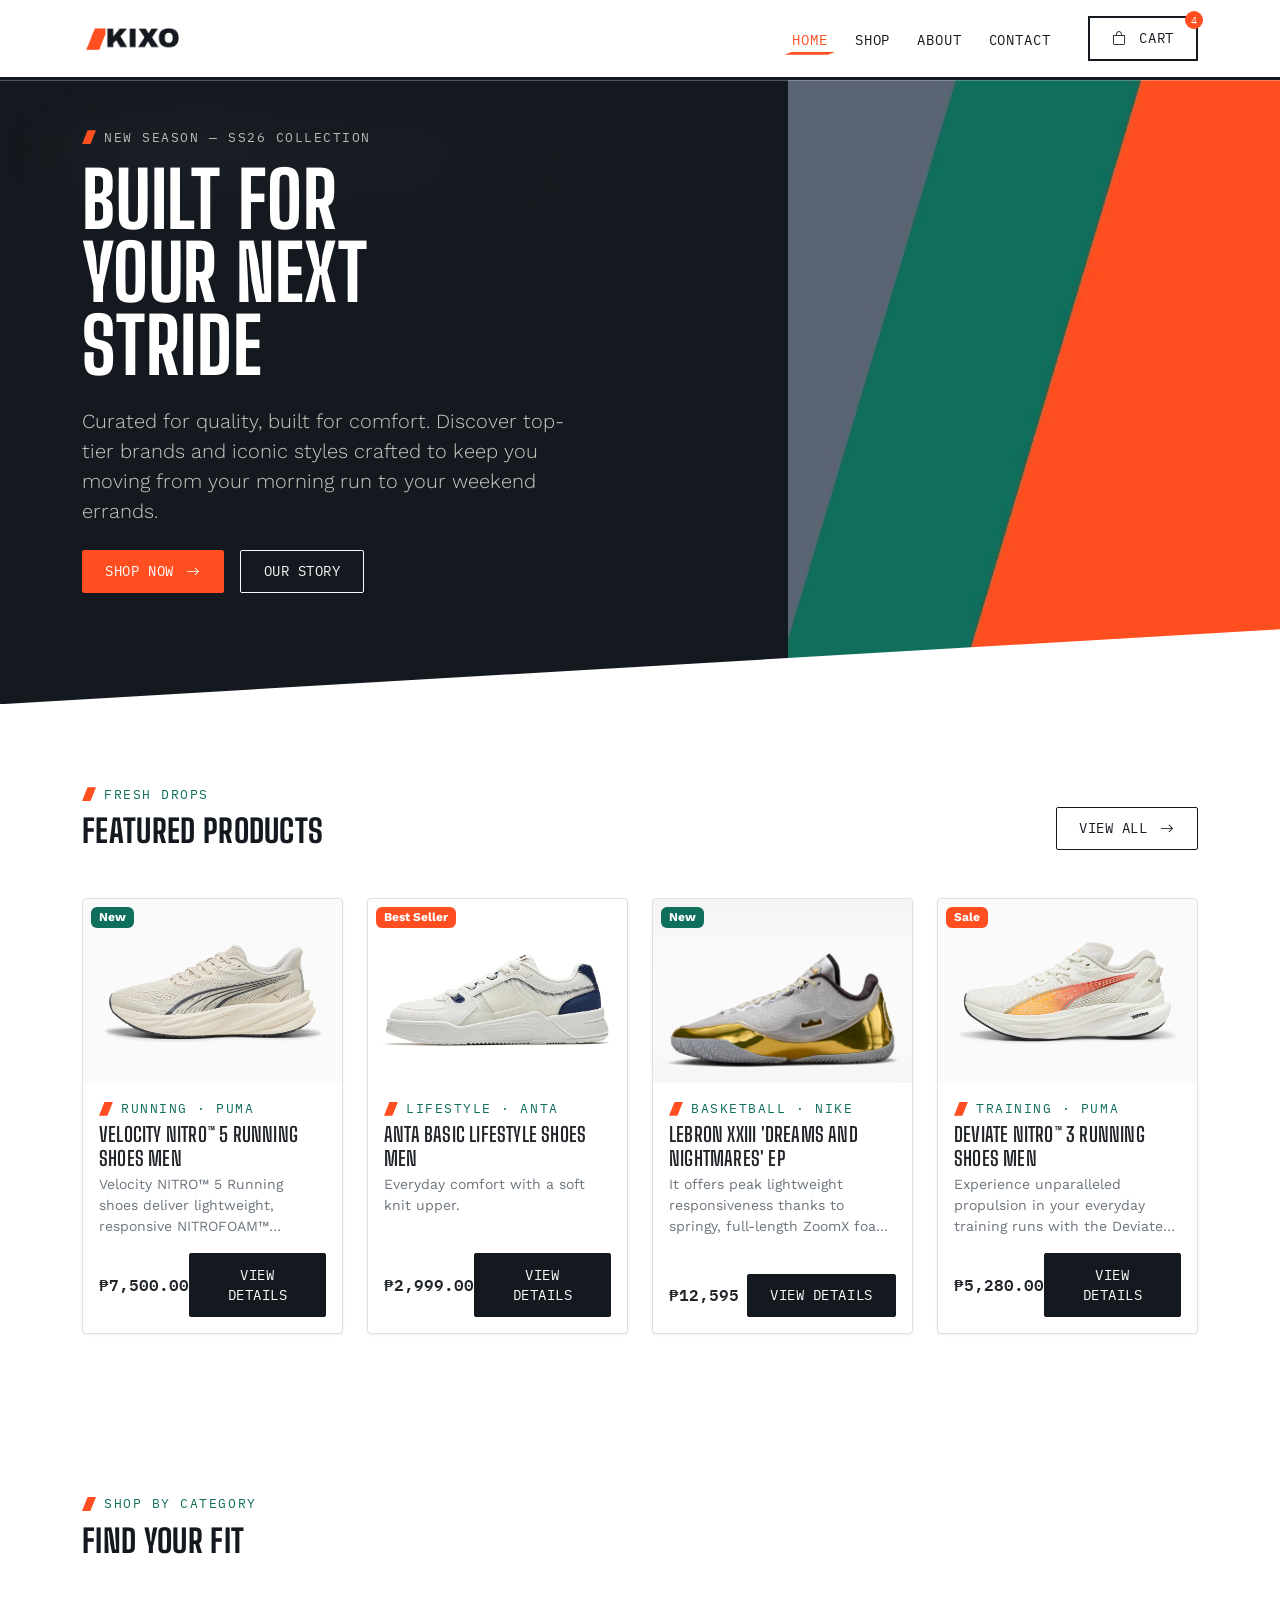
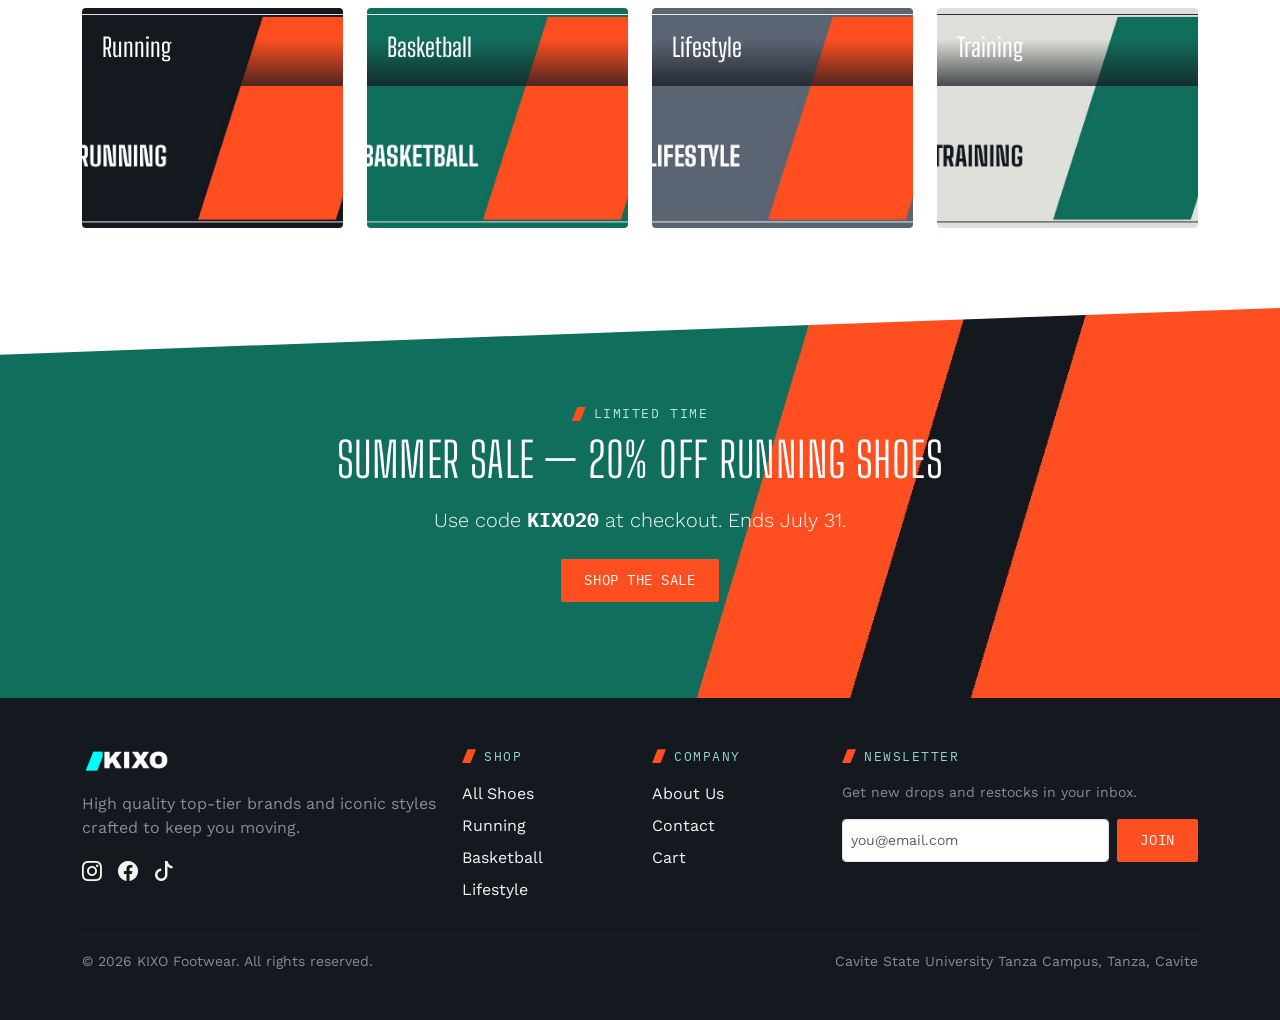
<file: index.html>
<!DOCTYPE html>
<html lang="en">

<head>
    <meta charset="UTF-8">
    <meta name="viewport" content="width=device-width, initial-scale=1.0">
    <title>Home | KIXO</title>
    <link href="https://cdn.jsdelivr.net/npm/bootstrap@5.3.3/dist/css/bootstrap.min.css" rel="stylesheet">

    <!-- Bootstrap Icons -->
    <link href="https://cdn.jsdelivr.net/npm/bootstrap-icons@1.11.3/font/bootstrap-icons.css" rel="stylesheet">
    <!-- Google Fonts: Big Shoulders (display) / Work Sans (body) / IBM Plex Mono (labels, prices) -->
    <link rel="preconnect" href="https://fonts.googleapis.com">
    <link rel="preconnect" href="https://fonts.gstatic.com" crossorigin>
    <link
        href="https://fonts.googleapis.com/css2?family=Big+Shoulders:wght@600;700;900&family=Work+Sans:wght@400;500;600;700&family=IBM+Plex+Mono:wght@400;500;600;700&display=swap"
        rel="stylesheet">

    <!-- CSS -->
    <link rel="stylesheet" href="css/style.css">
</head>

<body class="d-flex flex-column min-vh-100 page-home">
    <nav class="navbar navbar-expand-lg navbar-stride sticky-top py-3">
        <div class="container">
            <a class="navbar-brand" href="index.html">
                <img src="images/logo.png" alt="KIXO home">
            </a>

            <button class="navbar-toggler d-lg-none border-0" type="button" data-bs-toggle="offcanvas"
                data-bs-target="#mobileNav" aria-controls="mobileNav" aria-label="Toggle navigation">
                <span class="navbar-toggler-icon"></span>
            </button>

            <div class="d-none d-lg-flex align-items-center ms-auto">
                <ul class="navbar-nav">
                    <li class="nav-item"><a class="nav-link active" aria-current="page" href="index.html">Home</a></li>
                    <li class="nav-item"><a class="nav-link" href="products.html">Shop</a></li>
                    <li class="nav-item"><a class="nav-link" href="about.html">About</a></li>
                    <li class="nav-item"><a class="nav-link" href="contact.html">Contact</a></li>
                </ul>
                <a href="cart.html" class="btn btn-outline-dark btn-cart btn-sm ms-4">
                    <i class="bi bi-bag me-1"></i> Cart
                    <span id="navCartCount" class="cart-count-badge"></span>
                </a>
            </div>
        </div>
    </nav>

    <div class="offcanvas offcanvas-end offcanvas-stride" tabindex="-1" id="mobileNav" aria-labelledby="mobileNavLabel">
        <div class="offcanvas-header">
            <h5 class="offcanvas-title display-font" id="mobileNavLabel">Menu</h5>
            <button type="button" class="btn-close" data-bs-dismiss="offcanvas" aria-label="Close"></button>
        </div>
        <div class="offcanvas-body">
            <ul class="navbar-nav">
                <li class="nav-item"><a class="nav-link active" aria-current="page" href="index.html">Home</a></li>
                <li class="nav-item"><a class="nav-link" href="products.html">Shop</a></li>
                <li class="nav-item"><a class="nav-link" href="about.html">About</a></li>
                <li class="nav-item"><a class="nav-link" href="contact.html">Contact</a></li>
                <li class="nav-item"><a class="nav-link" href="cart.html"><i class="bi bi-bag me-2"></i>Cart</a></li>
            </ul>
            <hr class="border-secondary">
            <div class="d-flex gap-3 fs-5">
                <a href="#" aria-label="Instagram"><i class="bi bi-instagram"></i></a>
                <a href="#" aria-label="Facebook"><i class="bi bi-facebook"></i></a>
                <a href="#" aria-label="TikTok"><i class="bi bi-tiktok"></i></a>
            </div>
        </div>
    </div>

    <!-- main -->
    <main>
        <!-- Hero Banner -->
        <section class="hero diagonal-b" style="background-image:url('images/banner.jpg');">
            <div class="container" style="min-height:560px;">
                <div class="row align-items-center" style="min-height:560px;">
                    <div class="col-lg-7">

                        <p class="eyebrow mb-3">New Season &mdash; SS26 Collection</p>

                        <h1 class="mb-4">Built For<br>Your Next<br>Stride</h1>
                        <p class="lead mb-4" style="max-width:32rem; color:#C9CBC3;">
                            Curated for quality, built for comfort. Discover top-tier brands and iconic styles crafted
                            to keep you moving from your morning run to your weekend errands.
                        </p>
                        <div class="d-flex flex-wrap gap-3">
                            <a href="products.html" class="btn btn-primary btn-lg">Shop Now <i
                                    class="bi bi-arrow-right ms-1"></i></a>
                            <a href="about.html" class="btn btn-outline-light btn-lg">Our Story</a>
                        </div>
                    </div>
                </div>
            </div>
        </section>

        <!-- Featured Products -->
        <section class="section-pad">
            <div class="container">
                <div class="d-flex justify-content-between align-items-end mb-5 flex-wrap gap-3">
                    <div>
                        <p class="eyebrow mb-2">Fresh Drops</p>
                        <h2 class="mb-0">Featured Products</h2>
                    </div>
                    <a href="products.html" class="btn btn-outline-dark">View All <i
                            class="bi bi-arrow-right ms-1"></i></a>
                </div>
                <div class="row g-4">
                    <div class="col-sm-6 col-lg-3 product-item">
                        <div class="card h-100">
                            <div class="position-relative">
                                <img src="images/product-images/puma1.png" class="card-img-top"
                                    alt="Puma — Running shoe">
                                <span class="badge badge-court position-absolute top-0 start-0 m-2">New</span>
                            </div>
                            <div class="card-body d-flex flex-column">
                                <p class="eyebrow mb-1">Running · Puma</p>
                                <h3 class="h5 mb-1">Velocity NITRO™ 5 Running Shoes Men</h3>
                                <p class="text-secondary small mb-3">Velocity NITRO™ 5 Running shoes deliver
                                    lightweight, responsive NITROFOAM™
                                    cushioning on daily runs, no matter your pace or distance. Engineered mesh helps
                                    keep feet cool, and a
                                    PUMAGRIP outsole helps you push off with confidence.</p>
                                <div class="mt-auto d-flex justify-content-between align-items-center">
                                    <span class="price fw-semibold">₱7,500.00</span>
                                    <a href="product-details.html" class="btn btn-dark btn-sm">View Details</a>
                                </div>
                            </div>
                        </div>
                    </div>

                    <div class="col-sm-6 col-lg-3 product-item">
                        <div class="card h-100">
                            <div class="position-relative">
                                <img src="images/product-images/anta5.png" class="card-img-top"
                                    alt="Anta— Lifestyle shoe">
                                <span class="badge badge-signal position-absolute top-0 start-0 m-2">Best Seller</span>
                            </div>
                            <div class="card-body d-flex flex-column">
                                <p class="eyebrow mb-1">Lifestyle · Anta</p>
                                <h3 class="h5 mb-1">ANTA Basic Lifestyle Shoes Men</h3>
                                <p class="text-secondary small mb-3">Everyday comfort with a soft knit upper.</p>
                                <div class="mt-auto d-flex justify-content-between align-items-center">
                                    <span class="price fw-semibold">₱2,999.00</span>
                                    <a href="product-details.html" class="btn btn-dark btn-sm">View Details</a>
                                </div>
                            </div>
                        </div>
                    </div>
                    <div class="col-sm-6 col-lg-3 product-item">
                        <div class="card h-100">
                            <div class="position-relative">
                                <img src="images/product-images/nike3.png" class="card-img-top"
                                    alt="Nike — Basketball shoe">
                                <span class="badge badge-court position-absolute top-0 start-0 m-2">New</span>
                            </div>
                            <div class="card-body d-flex flex-column">
                                <p class="eyebrow mb-1">Basketball · Nike</p>
                                <h3 class="h5 mb-1">LeBron XXIII 'Dreams and Nightmares' EP</h3>
                                <p class="text-secondary small mb-3">It offers peak lightweight responsiveness thanks to
                                    springy, full-length ZoomX
                                    foam—perfect for the high speed demands of the modern game.</p>
                                <div class="mt-auto d-flex justify-content-between align-items-center">
                                    <span class="price fw-semibold">₱12,595</span>
                                    <a href="product-details.html" class="btn btn-dark btn-sm">View Details</a>
                                </div>
                            </div>
                        </div>
                    </div>
                    <div class="col-sm-6 col-lg-3 product-item">
                        <div class="card h-100">
                            <div class="position-relative">
                                <img src="images/product-images/puma8.png" class="card-img-top"
                                    alt="Puma — Training shoe">
                                <span class="badge badge-signal position-absolute top-0 start-0 m-2">Sale</span>
                            </div>
                            <div class="card-body d-flex flex-column">
                                <p class="eyebrow mb-1">Training · Puma</p>
                                <h3 class="h5 mb-1">Deviate NITRO™ 3 Running Shoes Men</h3>
                                <p class="text-secondary small mb-3">Experience unparalleled propulsion in your everyday
                                    training runs with the Deviate NITRO™ 3,
                                    featuring PWRPLATE technology and NITRO™ foam.
                                    These highly responsive running shoes deliver a snappy ride, infusing speed into
                                    every stride.</p>
                                <div class="mt-auto d-flex justify-content-between align-items-center">
                                    <span class="price fw-semibold">₱5,280.00</span>
                                    <a href="product-details.html" class="btn btn-dark btn-sm">View Details</a>
                                </div>
                            </div>
                        </div>
                    </div>
                </div>
            </div>
        </section>

        <!-- Product Categories -->
        <section class="section-pad bg-white">
            <div class="container">
                <p class="eyebrow mb-2">Shop By Category</p>
                <h2 class="mb-5">Find Your Fit</h2>
                <div class="row g-4">
                    <div class="col-sm-6 col-lg-3">
                        <a href="products.html?category=running" class="text-decoration-none">
                            <div class="category-card">
                                <img src="images/categories/category-running.jpg" alt="Running shoes">
                                <div class="category-label"><span>Running</span></div>
                            </div>
                        </a>
                    </div>
                    <div class="col-sm-6 col-lg-3">
                        <a href="products.html?category=basketball" class="text-decoration-none">
                            <div class="category-card">
                                <img src="images/categories/category-basketball.jpg" alt="Basketball shoes">
                                <div class="category-label"><span>Basketball</span></div>
                            </div>
                        </a>
                    </div>
                    <div class="col-sm-6 col-lg-3">
                        <a href="products.html?category=lifestyle" class="text-decoration-none">
                            <div class="category-card">
                                <img src="images/categories/category-lifestyle.jpg" alt="Lifestyle shoes">
                                <div class="category-label"><span>Lifestyle</span></div>
                            </div>
                        </a>
                    </div>
                    <div class="col-sm-6 col-lg-3">
                        <a href="products.html?category=training" class="text-decoration-none">
                            <div class="category-card">
                                <img src="images/categories/category-training.jpg" alt="Training shoes">
                                <div class="category-label"><span>Training</span></div>
                            </div>
                        </a>
                    </div>
                </div>
            </div>
        </section>

        <!-- Promotional Banner -->
        <section class="promo-banner diagonal-t py-5" style="background-image:url('images/promo-banner.jpg');">
            <div class="container text-center py-5">
                <p class="eyebrow mb-2" style="color:#B9E8DC;">Limited Time</p>
                <h2 class="display-5 mb-3">Summer Sale &mdash; 20% Off Running Shoes</h2>
                <p class="lead mb-4">Use code <span class="mono fw-bold">KIXO20</span> at checkout. Ends July 31.</p>
                <a href="products.html" class="btn btn-primary btn-lg">Shop The Sale</a>
            </div>
        </section>
    </main>

    <footer class="footer-stride py-5 mt-auto">
        <div class="container">
            <div class="row gy-4">
                <div class="col-lg-4">
                    <img src="images/logo.png" class="footer-brand mb-3" alt="KIXO">
                    <p class="text-white-50">High quality top-tier brands and iconic styles crafted to keep you moving.
                    </p>
                    <div class="d-flex gap-3 fs-5">
                        <a href="#" aria-label="Instagram"><i class="bi bi-instagram"></i></a>
                        <a href="#" aria-label="Facebook"><i class="bi bi-facebook"></i></a>
                        <a href="#" aria-label="TikTok"><i class="bi bi-tiktok"></i></a>
                    </div>
                </div>
                <div class="col-lg-2 col-6">
                    <p class="eyebrow mb-3">Shop</p>
                    <ul class="list-unstyled d-flex flex-column gap-2">
                        <li><a href="products.html" class="text-decoration-none">All Shoes</a></li>
                        <li><a href="products.html" class="text-decoration-none">Running</a></li>
                        <li><a href="products.html" class="text-decoration-none">Basketball</a></li>
                        <li><a href="products.html" class="text-decoration-none">Lifestyle</a></li>
                    </ul>
                </div>
                <div class="col-lg-2 col-6">
                    <p class="eyebrow mb-3">Company</p>
                    <ul class="list-unstyled d-flex flex-column gap-2">
                        <li><a href="about.html" class="text-decoration-none">About Us</a></li>
                        <li><a href="contact.html" class="text-decoration-none">Contact</a></li>
                        <li><a href="cart.html" class="text-decoration-none">Cart</a></li>
                    </ul>
                </div>
                <div class="col-lg-4">
                    <p class="eyebrow mb-3">Newsletter</p>
                    <p class="text-white-50 small">Get new drops and restocks in your inbox.</p>
                    <form class="d-flex gap-2" onsubmit="return false;">
                        <label for="newsletterEmail" class="visually-hidden">Email address</label>
                        <input type="email" id="newsletterEmail" class="form-control form-control-sm"
                            placeholder="you@email.com">
                        <button class="btn btn-primary btn-sm text-nowrap">Join</button>
                    </form>
                </div>
            </div>
            <hr>
            <div class="d-flex flex-column flex-md-row justify-content-between small text-white-50 gap-2">
                <p class="mb-0">&copy; 2026 KIXO Footwear. All rights reserved.</p>
                <p class="mb-0">Cavite State University Tanza Campus, Tanza, Cavite</p>
            </div>
        </div>
    </footer>

    <!-- JS scripts -->
    <script src="https://cdn.jsdelivr.net/npm/bootstrap@5.3.3/dist/js/bootstrap.bundle.min.js"></script>
    <script src="js/products-data.js"></script>
    <script src="js/cart.js"></script>
    <script src="js/product-links.js"></script>
    <script src="js/script.js"></script>
</body>

</html>
</file>
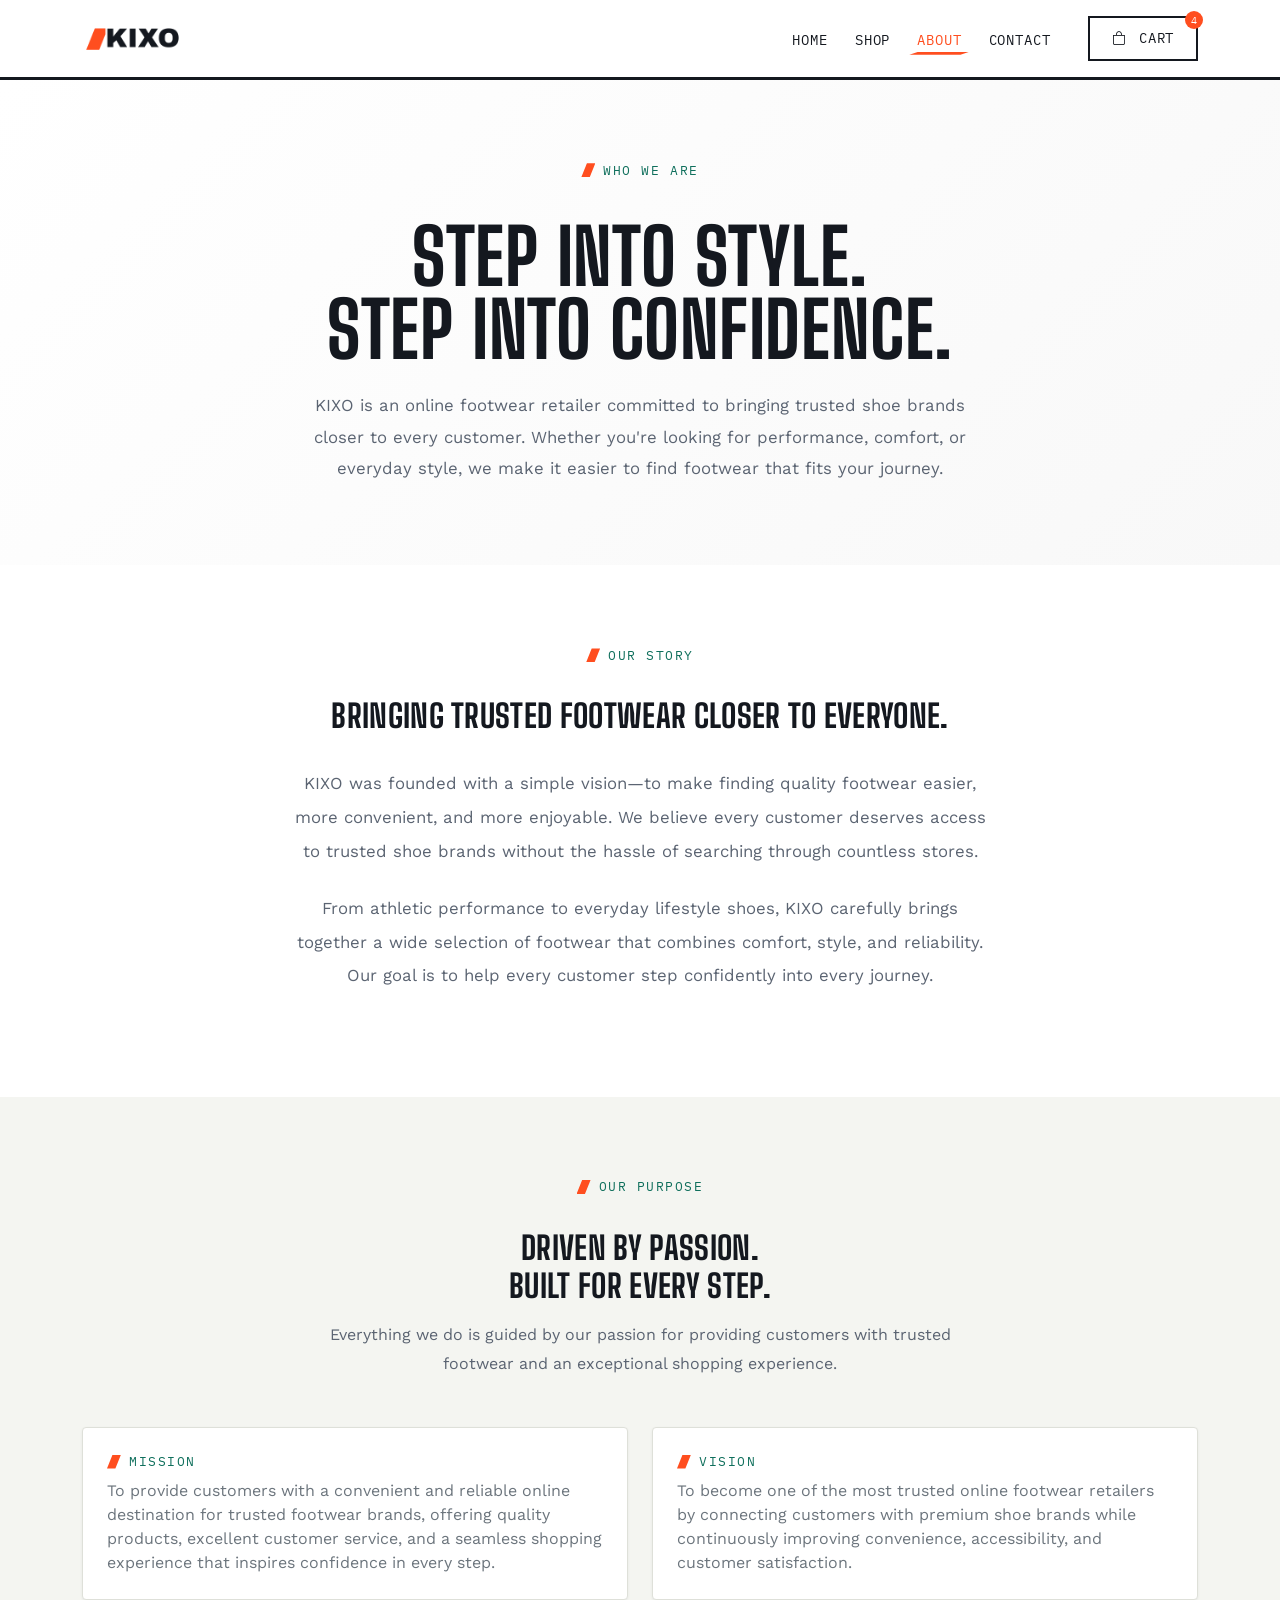
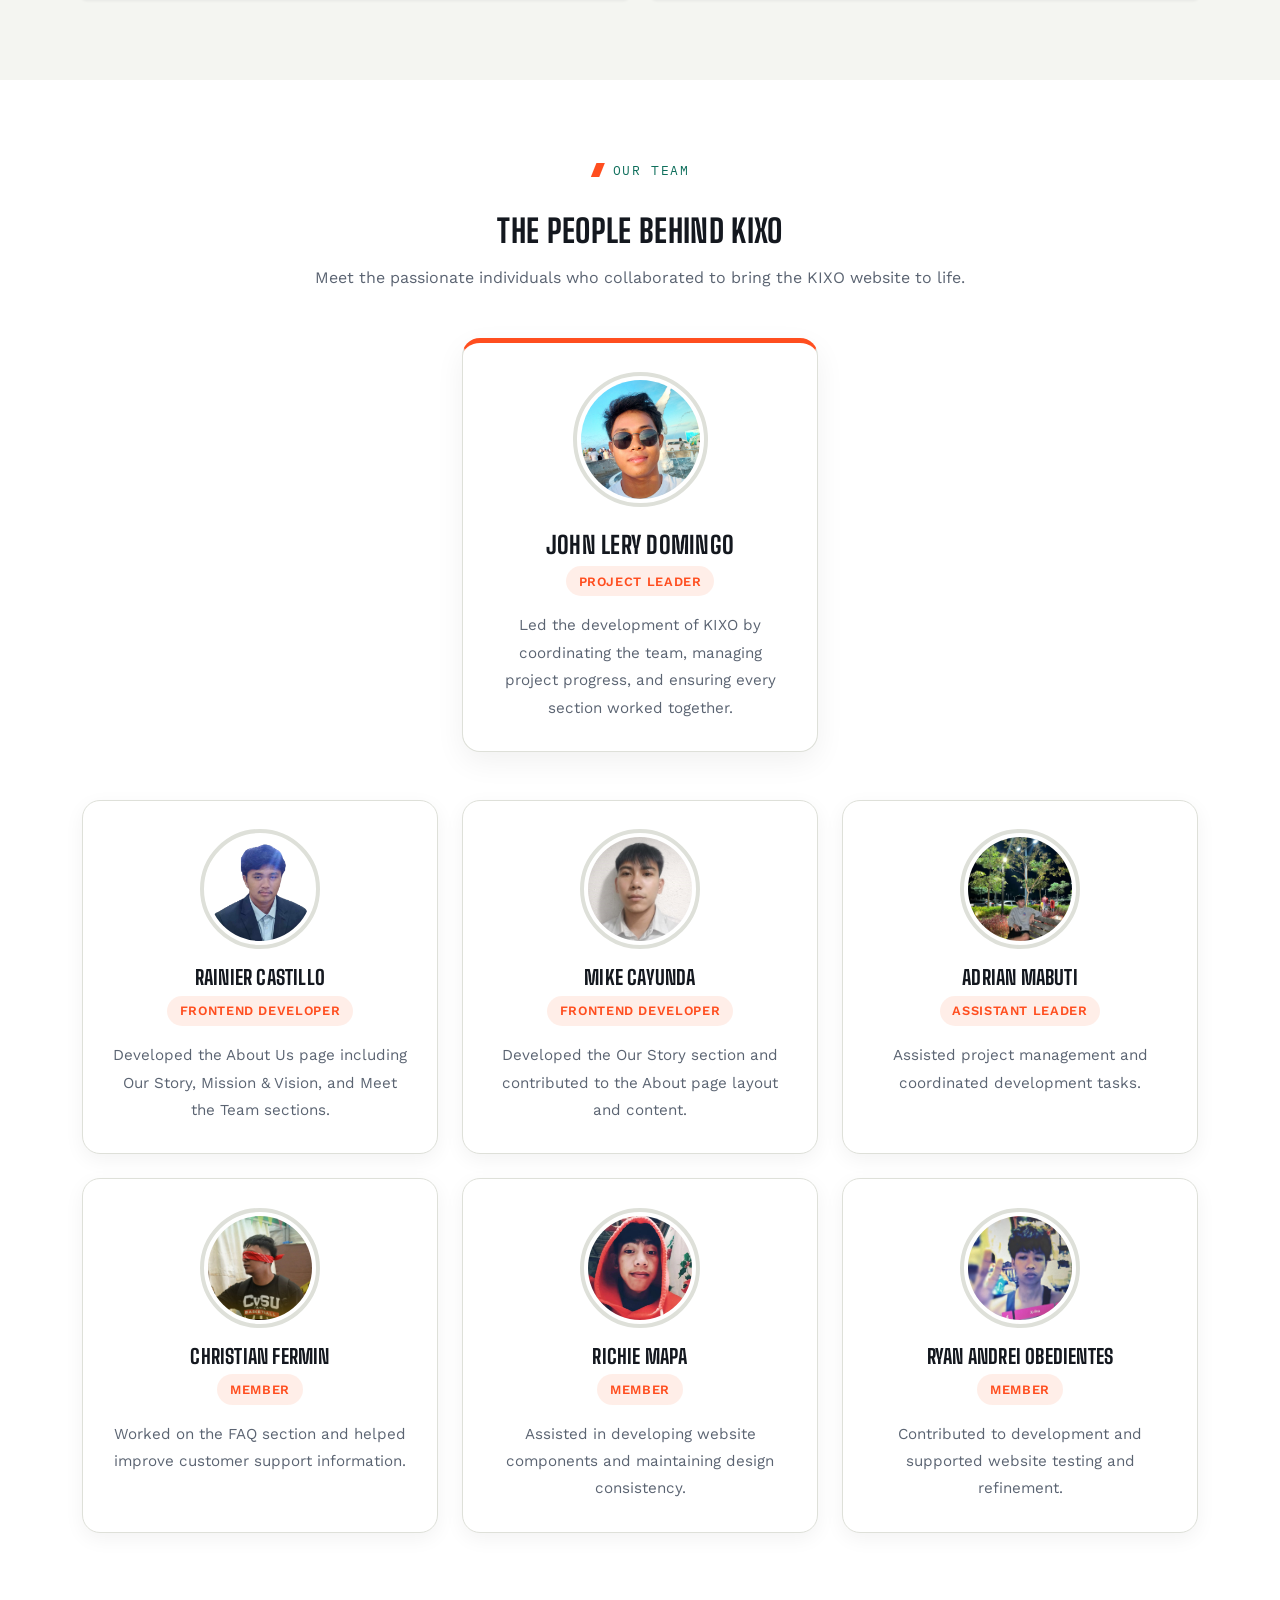
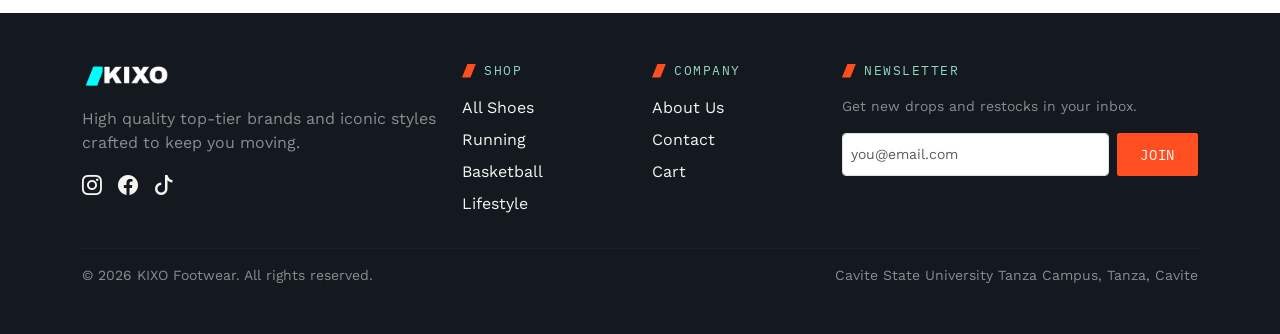
<file: about.html>
<!DOCTYPE html>
<html lang="en">

<head>
    <meta charset="UTF-8">
    <meta name="viewport" content="width=device-width, initial-scale=1.0">
    <title>About Us | KIXO</title>
    <link href="https://cdn.jsdelivr.net/npm/bootstrap@5.3.3/dist/css/bootstrap.min.css" rel="stylesheet">
    <!-- Bootstrap Icons -->
    <link href="https://cdn.jsdelivr.net/npm/bootstrap-icons@1.11.3/font/bootstrap-icons.css" rel="stylesheet">
    <!-- Google Fonts: Big Shoulders (display) / Work Sans (body) / IBM Plex Mono (labels, prices) -->
    <link rel="preconnect" href="https://fonts.googleapis.com">
    <link rel="preconnect" href="https://fonts.gstatic.com" crossorigin>
    <link
        href="https://fonts.googleapis.com/css2?family=Big+Shoulders:wght@600;700;900&family=Work+Sans:wght@400;500;600;700&family=IBM+Plex+Mono:wght@400;500;600;700&display=swap"
        rel="stylesheet">
    <link rel="stylesheet" href="css/style.css">
    <link rel="stylesheet" href="css/about.css">
</head>

<body class="d-flex flex-column min-vh-100">
    <nav class="navbar navbar-expand-lg navbar-stride sticky-top py-3">
        <div class="container">
            <a class="navbar-brand" href="index.html">
                <img src="images/logo.png" alt="Stride home">
            </a>

            <button class="navbar-toggler d-lg-none border-0" type="button" data-bs-toggle="offcanvas"
                data-bs-target="#mobileNav" aria-controls="mobileNav" aria-label="Toggle navigation">
                <span class="navbar-toggler-icon"></span>
            </button>

            <div class="d-none d-lg-flex align-items-center ms-auto">
                <ul class="navbar-nav">
                    <li class="nav-item"><a class="nav-link" href="index.html">Home</a></li>
                    <li class="nav-item"><a class="nav-link" href="products.html">Shop</a></li>
                    <li class="nav-item"><a class="nav-link active" aria-current="page" href="about.html">About</a></li>
                    <li class="nav-item"><a class="nav-link" href="contact.html">Contact</a></li>
                </ul>
                <a href="cart.html" class="btn btn-outline-dark btn-cart btn-sm ms-4">
                    <i class="bi bi-bag me-1"></i> Cart
                    <span id="navCartCount" class="cart-count-badge"></span>
                </a>
            </div>
        </div>
    </nav>

    <div class="offcanvas offcanvas-end offcanvas-stride" tabindex="-1" id="mobileNav" aria-labelledby="mobileNavLabel">
        <div class="offcanvas-header">
            <h5 class="offcanvas-title display-font" id="mobileNavLabel">Menu</h5>
            <button type="button" class="btn-close" data-bs-dismiss="offcanvas" aria-label="Close"></button>
        </div>
        <div class="offcanvas-body">
            <ul class="navbar-nav">
                <li class="nav-item"><a class="nav-link" href="index.html">Home</a></li>
                <li class="nav-item"><a class="nav-link" href="products.html">Shop</a></li>
                <li class="nav-item"><a class="nav-link active" aria-current="page" href="about.html">About</a></li>
                <li class="nav-item"><a class="nav-link" href="contact.html">Contact</a></li>
                <li class="nav-item"><a class="nav-link" href="cart.html"><i class="bi bi-bag me-2"></i>Cart</a></li>
            </ul>
            <hr class="border-secondary">
            <div class="d-flex gap-3 fs-5">
                <a href="#" aria-label="Instagram"><i class="bi bi-instagram"></i></a>
                <a href="#" aria-label="Facebook"><i class="bi bi-facebook"></i></a>
                <a href="#" aria-label="TikTok"><i class="bi bi-tiktok"></i></a>
            </div>
        </div>
    </div>

    <main>

        <!-- ABOUT HERO -->

        <section class="about-hero section-pad">

            <div class="container">

                <div class="row justify-content-center">

                    <div class="col-lg-8 text-center">

                        <p class="eyebrow">

                            WHO WE ARE

                        </p>

                        <h1 class="display-font hero-title mt-4">

                            Step Into Style.
                            <br>
                            Step Into Confidence.

                        </h1>

                        <p class="hero-text mt-4">

                            KIXO is an online footwear retailer committed to
                            bringing trusted shoe brands closer to every customer.
                            Whether you're looking for performance, comfort,
                            or everyday style, we make it easier to find
                            footwear that fits your journey.

                        </p>

                    </div>

                </div>

            </div>

        </section>

        <!-- OUR STORY -->

        <section id="our-story" class="our-story section-pad">

            <div class="container">

                <div class="row justify-content-center">

                    <div class="col-lg-8 text-center reveal">

                        <p class="eyebrow">
                            OUR STORY
                        </p>

                        <h2 class="display-font story-title mt-3">
                            Bringing Trusted Footwear
                            Closer to Everyone.
                        </h2>

                        <p class="story-text mt-4">
                            KIXO was founded with a simple vision—to make finding quality
                            footwear easier, more convenient, and more enjoyable. We believe
                            every customer deserves access to trusted shoe brands without the
                            hassle of searching through countless stores.
                        </p>

                        <p class="story-text">
                            From athletic performance to everyday lifestyle shoes, KIXO
                            carefully brings together a wide selection of footwear that
                            combines comfort, style, and reliability. Our goal is to help
                            every customer step confidently into every journey.
                        </p>

                    </div>

                </div>

            </div>

        </section>

        <!-- OUR PURPOSE -->

        <section id="our-purpose" class="purpose-section section-pad">

            <div class="container">

                <!-- Section Heading -->

                <div class="text-center mb-5 reveal">

                    <p class="eyebrow">

                        OUR PURPOSE

                    </p>

                    <h2 class="display-font purpose-title mt-3">

                        Driven by Passion.
                        <br>
                        Built for Every Step.

                    </h2>

                    <p class="purpose-subtitle mt-3">

                        Everything we do is guided by our passion for providing
                        customers with trusted footwear and an exceptional
                        shopping experience.

                    </p>

                </div>

                <div class="row g-4">

                    <!-- Mission -->

                    <div class="col-lg-6">

                        <div class="card h-100 p-4">
                            <p class="eyebrow mb-2">Mission</p>
                            <p class="mb-0 text-secondary">
                                To provide customers with a convenient and reliable
                                online destination for trusted footwear brands,
                                offering quality products, excellent customer
                                service, and a seamless shopping experience that
                                inspires confidence in every step.
                            </p>
                        </div>

                    </div>

                    <!-- Vision -->

                    <div class="col-lg-6">
                        <div class="card h-100 p-4">
                            <p class="eyebrow mb-2">Vision</p>
                            <p class="mb-0 text-secondary">
                                To become one of the most trusted online footwear
                                retailers by connecting customers with premium
                                shoe brands while continuously improving
                                convenience, accessibility, and customer
                                satisfaction.
                            </p>
                        </div>
                    </div>
                </div>
            </div>
        </section>

        <!-- MEET THE TEAM -->

        <section id="team" class="team-section section-pad">

            <div class="container">

                <!-- Section Heading -->

                <div class="text-center mb-5 reveal">

                    <p class="eyebrow">

                        OUR TEAM

                    </p>

                    <h2 class="display-font team-title mt-3">

                        The People Behind KIXO

                    </h2>

                    <p class="team-subtitle mt-3">

                        Meet the passionate individuals who collaborated to
                        bring the KIXO website to life.

                    </p>

                </div>

                <!-- Leader -->

                <div class="row justify-content-center mb-5">

                    <div class="col-lg-4 col-md-6">

                        <div class="team-card leader-card reveal-up">

                            <img src="images/Domingo.jpg" class="team-photo" alt="Leader">

                            <h4 class="mt-4">

                                John Lery Domingo

                            </h4>

                            <span class="team-role">

                                Project Leader

                            </span>

                            <p class="team-description mt-3">

                                Led the development of KIXO by coordinating
                                the team, managing project progress,
                                and ensuring every section worked together.

                            </p>

                        </div>

                    </div>

                </div>

                <!-- Members -->

                <div class="row g-4">

                    <!-- Member 1 -->

                    <div class="col-lg-4 col-md-6">

                        <div class="team-card reveal-up">

                            <img src="images/Rainier.PNG" class="team-photo" alt="Rainier Castillo">

                            <h5 class="mt-3">

                                Rainier Castillo

                            </h5>

                            <span class="team-role">

                                Frontend Developer

                            </span>

                            <p class="team-description">

                                Developed the About Us page including
                                Our Story, Mission & Vision,
                                and Meet the Team sections.

                            </p>

                        </div>

                    </div>

                    <!-- Member 2 -->

                    <div class="col-lg-4 col-md-6">

                        <div class="team-card reveal-up">

                            <img src="images/mike.jpg" class="team-photo" alt="Mike Cayunda">

                            <h5 class="mt-3">

                                Mike Cayunda

                            </h5>

                            <span class="team-role">

                                Frontend Developer

                            </span>

                            <p class="team-description">

                                Developed the Our Story section
                                and contributed to the About page
                                layout and content.

                            </p>

                        </div>

                    </div>

                    <!-- Member 3 -->

                    <div class="col-lg-4 col-md-6">

                        <div class="team-card reveal-up">

                            <img src="images/mabuti.jpg" class="team-photo" alt="Adrian Mabuti">

                            <h5 class="mt-3">

                                Adrian Mabuti

                            </h5>

                            <span class="team-role">

                                Assistant Leader

                            </span>

                            <p class="team-description">

                                Assisted project management and
                                coordinated development tasks.

                            </p>

                        </div>

                    </div>

                    <!-- Member 4 -->

                    <div class="col-lg-4 col-md-6">

                        <div class="team-card reveal-up">

                            <img src="images/christian.jpg" class="team-photo" alt="Christian Fermin">

                            <h5 class="mt-3">

                                Christian Fermin

                            </h5>

                            <span class="team-role">

                                Member

                            </span>

                            <p class="team-description">

                                Worked on the FAQ section and
                                helped improve customer support
                                information.

                            </p>

                        </div>

                    </div>

                    <!-- Member 5 -->

                    <div class="col-lg-4 col-md-6">

                        <div class="team-card reveal-up">

                            <img src="images/Mapa.jpg" class="team-photo" alt="Richie Mapa">

                            <h5 class="mt-3">

                                Richie Mapa

                            </h5>

                            <span class="team-role">

                                Member

                            </span>

                            <p class="team-description">

                                Assisted in developing website
                                components and maintaining
                                design consistency.

                            </p>

                        </div>

                    </div>

                    <!-- Member 6 -->

                    <div class="col-lg-4 col-md-6">

                        <div class="team-card reveal-up">

                            <img src="images/Ryan.jpg" class="team-photo" alt="Ryan Andrei Obedientes">

                            <h5 class="mt-3">

                                Ryan Andrei Obedientes

                            </h5>

                            <span class="team-role">

                                Member

                            </span>

                            <p class="team-description">

                                Contributed to development and
                                supported website testing and
                                refinement.

                            </p>

                        </div>

                    </div>

                </div>

            </div>

        </section>

    </main>


    <footer class="footer-stride py-5 mt-auto">
        <div class="container">
            <div class="row gy-4">
                <div class="col-lg-4">
                    <img src="images/logo.png" class="footer-brand mb-3" alt="KIXO">
                    <p class="text-white-50">High quality top-tier brands and iconic styles crafted to keep you moving.
                    </p>
                    <div class="d-flex gap-3 fs-5">
                        <a href="#" aria-label="Instagram"><i class="bi bi-instagram"></i></a>
                        <a href="#" aria-label="Facebook"><i class="bi bi-facebook"></i></a>
                        <a href="#" aria-label="TikTok"><i class="bi bi-tiktok"></i></a>
                    </div>
                </div>
                <div class="col-lg-2 col-6">
                    <p class="eyebrow mb-3">Shop</p>
                    <ul class="list-unstyled d-flex flex-column gap-2">
                        <li><a href="products.html" class="text-decoration-none">All Shoes</a></li>
                        <li><a href="products.html" class="text-decoration-none">Running</a></li>
                        <li><a href="products.html" class="text-decoration-none">Basketball</a></li>
                        <li><a href="products.html" class="text-decoration-none">Lifestyle</a></li>
                    </ul>
                </div>
                <div class="col-lg-2 col-6">
                    <p class="eyebrow mb-3">Company</p>
                    <ul class="list-unstyled d-flex flex-column gap-2">
                        <li><a href="about.html" class="text-decoration-none">About Us</a></li>
                        <li><a href="contact.html" class="text-decoration-none">Contact</a></li>
                        <li><a href="cart.html" class="text-decoration-none">Cart</a></li>
                    </ul>
                </div>
                <div class="col-lg-4">
                    <p class="eyebrow mb-3">Newsletter</p>
                    <p class="text-white-50 small">Get new drops and restocks in your inbox.</p>
                    <form class="d-flex gap-2" onsubmit="return false;">
                        <label for="newsletterEmail" class="visually-hidden">Email address</label>
                        <input type="email" id="newsletterEmail" class="form-control form-control-sm"
                            placeholder="you@email.com">
                        <button class="btn btn-primary btn-sm text-nowrap">Join</button>
                    </form>
                </div>
            </div>
            <hr>
            <div class="d-flex flex-column flex-md-row justify-content-between small text-white-50 gap-2">
                <p class="mb-0">&copy; 2026 KIXO Footwear. All rights reserved.</p>
                <p class="mb-0">Cavite State University Tanza Campus, Tanza, Cavite</p>
            </div>
        </div>
    </footer>
    <script src="https://cdn.jsdelivr.net/npm/bootstrap@5.3.3/dist/js/bootstrap.bundle.min.js"></script>
    <script src="js/products-data.js"></script>
    <script src="js/cart.js"></script>
    <script src="js/script.js"></script>
    <script src="js/about-us.js"></script>
</body>

</html>
</file>
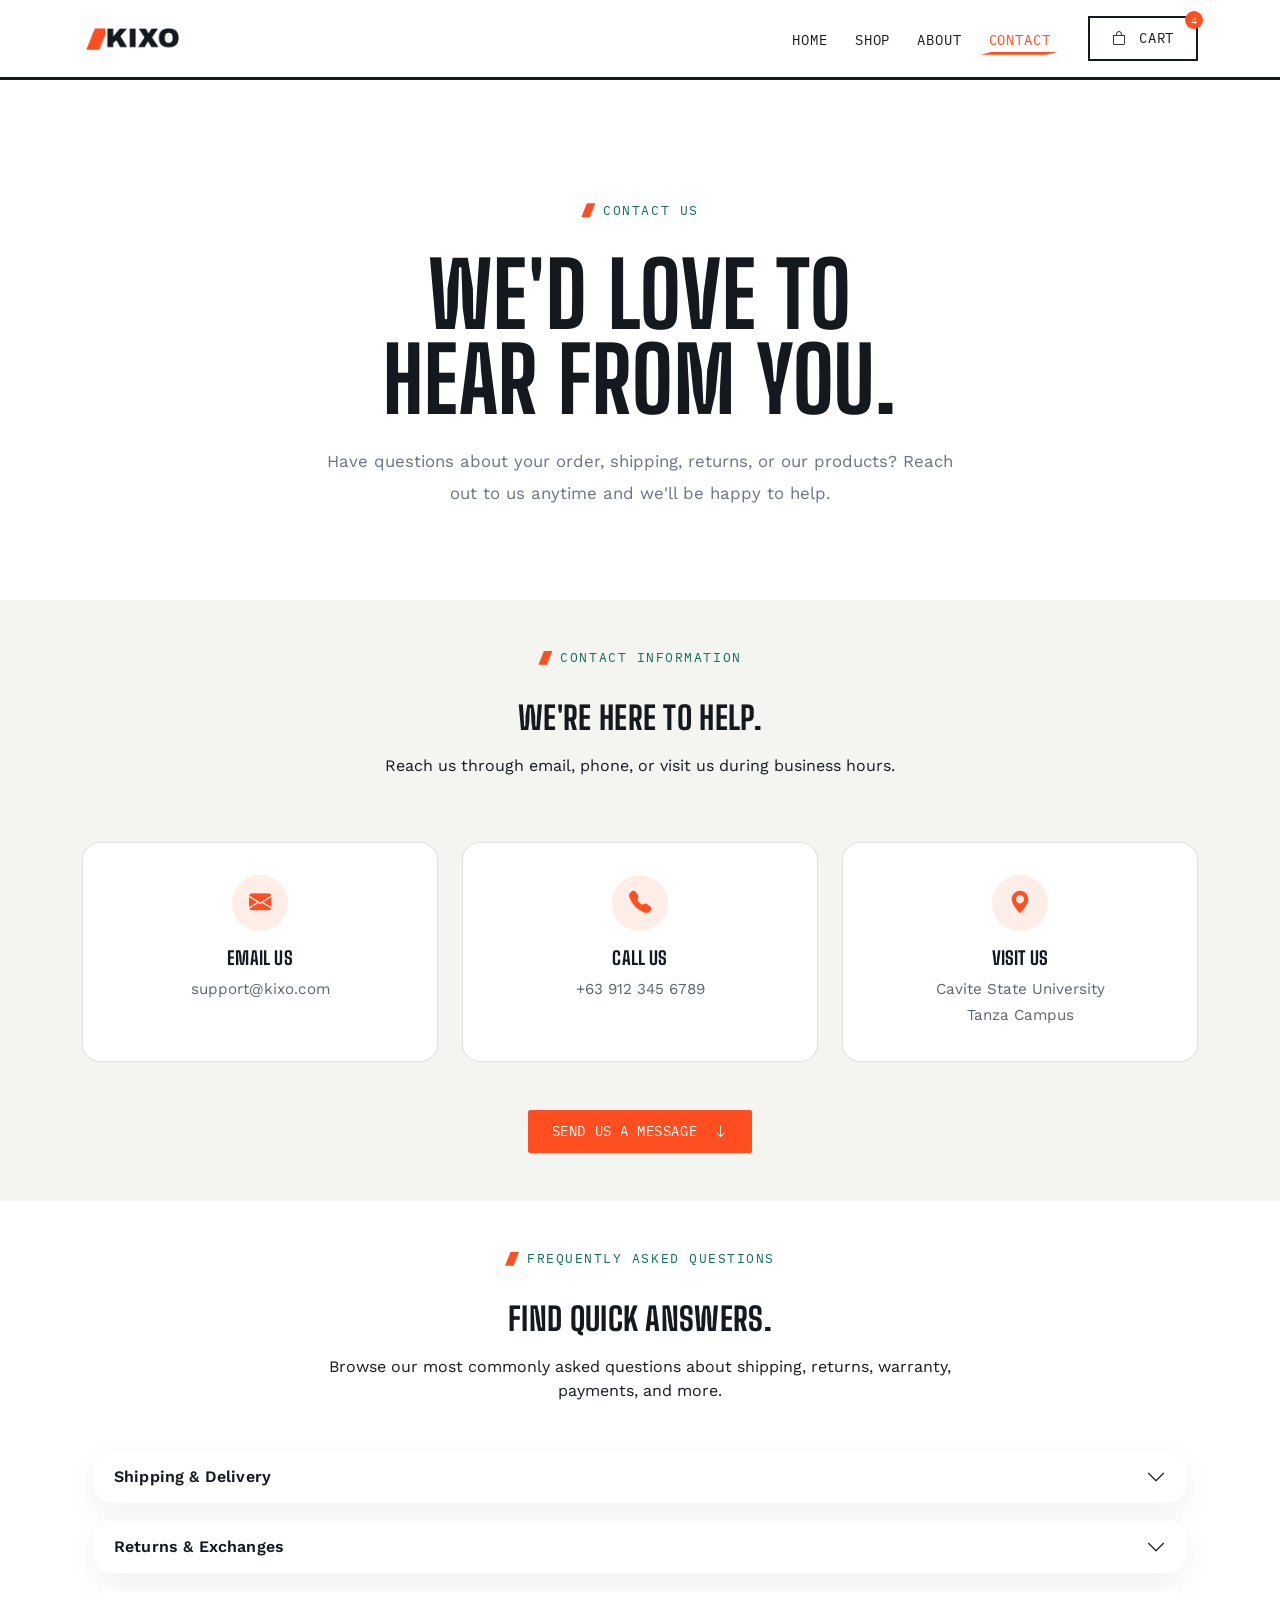
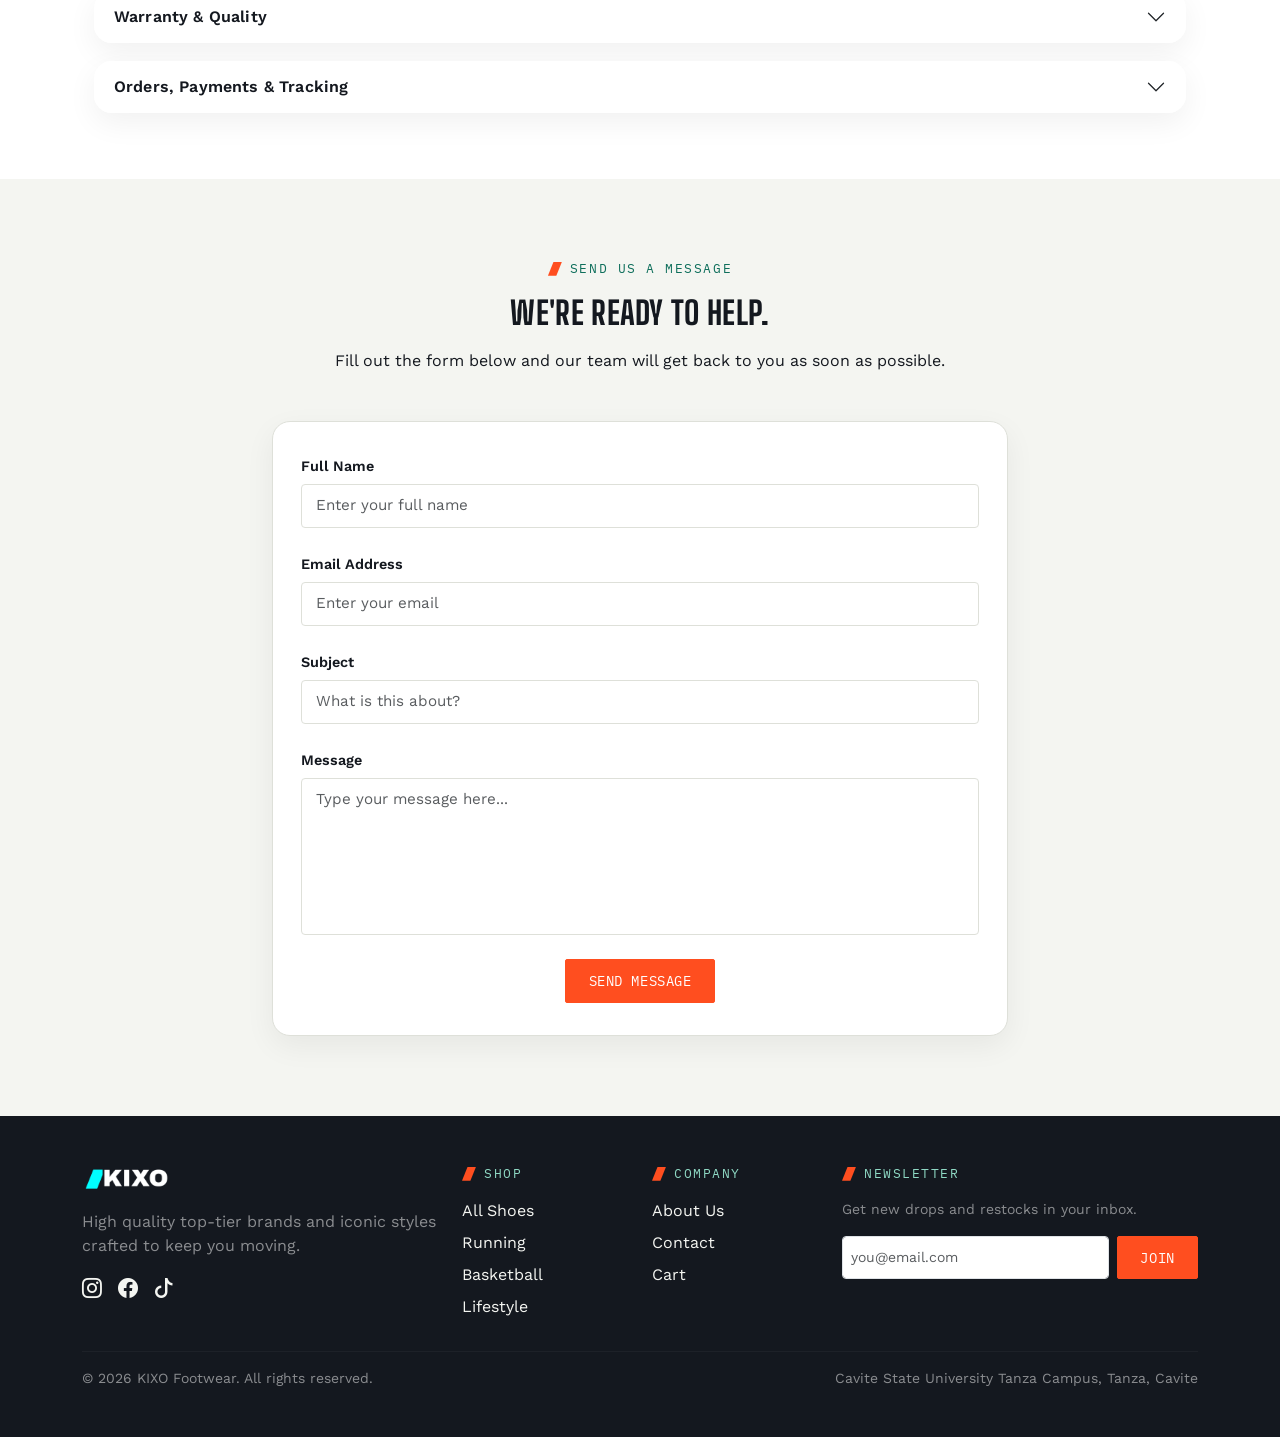
<file: contact.html>
<!DOCTYPE html>
<html lang="en">

<head>
    <meta charset="UTF-8">
    <meta name="viewport" content="width=device-width, initial-scale=1.0">
    <title>Contact | KIXO</title>
    <!-- Bootstrap 5.3 -->
    <link href="https://cdn.jsdelivr.net/npm/bootstrap@5.3.3/dist/css/bootstrap.min.css" rel="stylesheet">
    <!-- Bootstrap Icons -->
    <link href="https://cdn.jsdelivr.net/npm/bootstrap-icons@1.11.3/font/bootstrap-icons.css" rel="stylesheet">
    <!-- Google Fonts: Big Shoulders (display) / Work Sans (body) / IBM Plex Mono (labels, prices) -->
    <link rel="preconnect" href="https://fonts.googleapis.com">
    <link rel="preconnect" href="https://fonts.gstatic.com" crossorigin>
    <link
        href="https://fonts.googleapis.com/css2?family=Big+Shoulders:wght@600;700;900&family=Work+Sans:wght@400;500;600;700&family=IBM+Plex+Mono:wght@400;500;600;700&display=swap"
        rel="stylesheet">
    <link rel="stylesheet" href="css/style.css">
    <link rel="stylesheet" href="css/contact.css">
</head>

<body class="d-flex flex-column min-vh-100">
    <nav class="navbar navbar-expand-lg navbar-stride sticky-top py-3">
        <div class="container">
            <a class="navbar-brand" href="index.html">
                <img src="images/logo.png" alt="Stride home">
            </a>

            <button class="navbar-toggler d-lg-none border-0" type="button" data-bs-toggle="offcanvas"
                data-bs-target="#mobileNav" aria-controls="mobileNav" aria-label="Toggle navigation">
                <span class="navbar-toggler-icon"></span>
            </button>

            <div class="d-none d-lg-flex align-items-center ms-auto">
                <ul class="navbar-nav">
                    <li class="nav-item"><a class="nav-link" href="index.html">Home</a></li>
                    <li class="nav-item"><a class="nav-link" href="products.html">Shop</a></li>
                    <li class="nav-item"><a class="nav-link" href="about.html">About</a></li>
                    <li class="nav-item"><a class="nav-link active" aria-current="page" href="contact.html">Contact</a>
                    </li>
                </ul>
                <a href="cart.html" class="btn btn-outline-dark btn-cart btn-sm ms-4">
                    <i class="bi bi-bag me-1"></i> Cart
                    <span id="navCartCount" class="cart-count-badge"></span>
                </a>
            </div>
        </div>
    </nav>

    <div class="offcanvas offcanvas-end offcanvas-stride" tabindex="-1" id="mobileNav" aria-labelledby="mobileNavLabel">
        <div class="offcanvas-header">
            <h5 class="offcanvas-title display-font" id="mobileNavLabel">Menu</h5>
            <button type="button" class="btn-close" data-bs-dismiss="offcanvas" aria-label="Close"></button>
        </div>
        <div class="offcanvas-body">
            <ul class="navbar-nav">
                <li class="nav-item"><a class="nav-link" href="index.html">Home</a></li>
                <li class="nav-item"><a class="nav-link" href="products.html">Shop</a></li>
                <li class="nav-item"><a class="nav-link" href="about.html">About</a></li>
                <li class="nav-item"><a class="nav-link active" aria-current="page" href="contact.html">Contact</a></li>
                <li class="nav-item"><a class="nav-link" href="cart.html"><i class="bi bi-bag me-2"></i>Cart</a></li>
            </ul>
            <hr class="border-secondary">
            <div class="d-flex gap-3 fs-5">
                <a href="#" aria-label="Instagram"><i class="bi bi-instagram"></i></a>
                <a href="#" aria-label="Facebook"><i class="bi bi-facebook"></i></a>
                <a href="#" aria-label="TikTok"><i class="bi bi-tiktok"></i></a>
            </div>
        </div>
    </div>

    <main>

        <!-- CONTACT HERO -->

        <section class="contact-hero">

            <div class="container">

                <div class="row justify-content-center">

                    <div class="col-lg-8 text-center reveal">

                        <p class="eyebrow">
                            CONTACT US
                        </p>

                        <h1 class="display-font hero-title mt-3">
                            WE'D LOVE TO<br>
                            HEAR FROM YOU.
                        </h1>

                        <p class="hero-description mt-4">
                            Have questions about your order, shipping, returns, or
                            our products? Reach out to us anytime and we'll be happy
                            to help.
                        </p>

                    </div>

                </div>

            </div>

        </section>

        <!-- CONTACT INFORMATION -->

        <section class="contact-info py-5">

            <div class="container">

                <div class="row justify-content-center mb-5">

                    <div class="col-lg-8 text-center reveal">

                        <p class="eyebrow">
                            CONTACT INFORMATION
                        </p>

                        <h2 class="display-font mt-3">
                            WE'RE HERE TO HELP.
                        </h2>

                        <p class="hero-description mt-3">
                            Reach us through email, phone, or visit us during business hours.
                        </p>

                    </div>

                </div>

                <div class="row g-4">

                    <div class="col-md-4 reveal">

                        <div class="contact-card h-100">

                            <div class="contact-icon-wrap">
                                <i class="bi bi-envelope-fill contact-icon"></i>
                            </div>

                            <h3 class="display-font mt-3">
                                Email Us
                            </h3>

                            <p class="contact-text">

                                <a href="mailto:support@kixo.com">

                                    support@kixo.com

                                </a>

                            </p>

                        </div>

                    </div>

                    <div class="col-md-4 reveal">

                        <div class="contact-card h-100">

                            <div class="contact-icon-wrap">
                                <i class="bi bi-telephone-fill contact-icon"></i>
                            </div>

                            <h3 class="display-font mt-3">
                                Call Us
                            </h3>

                            <p class="contact-text">

                                <a href="tel:+639123456789">

                                    +63 912 345 6789

                                </a>

                            </p>

                        </div>

                    </div>

                    <div class="col-md-4 reveal">

                        <div class="contact-card h-100">

                            <div class="contact-icon-wrap">
                                <i class="bi bi-geo-alt-fill contact-icon"></i>
                            </div>

                            <h3 class="display-font mt-3">
                                Visit Us
                            </h3>

                            <p class="contact-text">

                                <a href="https://maps.google.com" target="_blank">

                                    Cavite State University<br>
                                    Tanza Campus

                                </a>

                            </p>

                        </div>

                    </div>

                </div>

                <div class="row mt-5">

                    <div class="col text-center">

                        <a href="#contact-form" class="btn btn-primary btn-lg">

                            SEND US A MESSAGE

                            <i class="bi bi-arrow-down ms-2"></i>

                        </a>

                    </div>

                </div>

            </div>

        </section>

        <!-- FAQ -->

        <section class="faq-section py-5">

            <div class="container">

                <div class="row justify-content-center">

                    <div class="col-lg-8 text-center reveal">

                        <p class="eyebrow">
                            FREQUENTLY ASKED QUESTIONS
                        </p>

                        <h2 class="display-font mt-3">
                            FIND QUICK ANSWERS.
                        </h2>

                        <p class="hero-description mt-3">
                            Browse our most commonly asked questions about shipping,
                            returns, warranty, payments, and more.
                        </p>

                    </div>

                </div>

                <div class="container mt-5">

                    <div class="accordion" id="faqAccordion">

                        <!-- Shipping -->
                        <div class="accordion-item">

                            <h2 class="accordion-header">

                                <button
                                    class="accordion-button collapsed"
                                    type="button"
                                    data-bs-toggle="collapse"
                                    data-bs-target="#shipping">

                                    Shipping & Delivery

                                </button>

                            </h2>

                            <div
                                id="shipping"
                                class="accordion-collapse collapse"
                                data-bs-parent="#faqAccordion">

                                <div class="accordion-body">

                                    <strong>How long will my order arrive?</strong>

                                    <p class="mb-4">

                                        Standard delivery takes
                                        <strong>5–9 business days</strong>,
                                        while Express Delivery takes
                                        <strong>2–4 business days</strong>
                                        in selected areas.

                                    </p>

                                    <strong>Is there free shipping?</strong>

                                    <p class="mb-4">

                                        Yes! Orders worth
                                        <strong>₱10,500</strong>
                                        and above qualify for free standard delivery.

                                    </p>

                                    <strong>Can I change my delivery address?</strong>

                                    <p>

                                        Yes, but only before your order has been shipped.
                                        Contact us immediately with your order number.

                                    </p>

                                </div>

                            </div>

                        </div>


                        <div class="accordion-item">

                            <h2 class="accordion-header">

                                <button
                                    class="accordion-button collapsed"
                                    type="button"
                                    data-bs-toggle="collapse"
                                    data-bs-target="#returns">

                                    Returns & Exchanges

                                </button>

                            </h2>

                            <div
                                id="returns"
                                class="accordion-collapse collapse"
                                data-bs-parent="#faqAccordion">

                                <div class="accordion-body">

                                    <strong>What is your return policy?</strong>

                                    <p class="mb-4">

                                        Items may be returned or exchanged within
                                        <strong>7 days</strong> from the delivery date,
                                        provided they are unworn, with original tags
                                        and packaging intact.

                                    </p>

                                    <strong>How do I start a return or exchange?</strong>

                                    <p class="mb-4">

                                        Contact our support team with your order number
                                        and reason for return. Return shipping costs are
                                        shouldered by the customer unless the item
                                        received is incorrect or defective.

                                    </p>

                                    <strong>When will I get my refund?</strong>

                                    <p class="mb-4">

                                        Refunds are processed within
                                        <strong>3–5 business days</strong>
                                        after we receive and inspect the returned item.

                                    </p>

                                    <strong>Can I exchange my shoes for a different size?</strong>

                                    <p>

                                        Yes. Size exchanges are available within
                                        7 days, provided the shoes are unworn and
                                        still in their original condition.

                                    </p>

                                </div>

                            </div>

                        </div>

                        <div class="accordion-item">

                            <h2 class="accordion-header">

                                <button
                                    class="accordion-button collapsed"
                                    type="button"
                                    data-bs-toggle="collapse"
                                    data-bs-target="#warranty">

                                    Warranty & Quality

                                </button>

                            </h2>

                            <div
                                id="warranty"
                                class="accordion-collapse collapse"
                                data-bs-parent="#faqAccordion">

                                <div class="accordion-body">

                                    <strong>Do your shoes come with a warranty?</strong>

                                    <p class="mb-4">

                                        Yes. All KIXO footwear includes a
                                        <strong>30-day warranty</strong>
                                        against manufacturing defects such as sole separation,
                                        stitching failure, or material defects.

                                    </p>

                                    <strong>What if I received a defective or wrong item?</strong>

                                    <p class="mb-4">

                                        Contact us within
                                        <strong>48 hours</strong>
                                        of delivery and send photos of the item,
                                        packaging, and shipping label.
                                        We will replace it or issue a full refund
                                        at no additional cost.

                                    </p>

                                    <strong>How do I know if my item is covered by warranty?</strong>

                                    <p>

                                        Keep your order receipt or confirmation email.
                                        Send us photos of the issue and our support team
                                        will assess your warranty claim promptly.

                                    </p>

                                </div>

                            </div>

                        </div>

                        <div class="accordion-item">

                            <h2 class="accordion-header">

                                <button
                                    class="accordion-button collapsed"
                                    type="button"
                                    data-bs-toggle="collapse"
                                    data-bs-target="#orders">

                                    Orders, Payments & Tracking

                                </button>

                            </h2>

                            <div
                                id="orders"
                                class="accordion-collapse collapse"
                                data-bs-parent="#faqAccordion">

                                <div class="accordion-body">

                                    <strong>What payment methods do you accept?</strong>

                                    <p class="mb-4">

                                        We accept GCash, Maya, major credit and debit cards,
                                        bank transfers, and Cash on Delivery (selected areas only).

                                    </p>

                                    <strong>Can I cancel my order?</strong>

                                    <p class="mb-4">

                                        Orders may be cancelled before they are packed or shipped.
                                        Contact our support team as soon as possible with your order number.

                                    </p>

                                    <strong>How can I track my order?</strong>

                                    <p class="mb-4">

                                        Once your order has been shipped,
                                        you will receive a tracking number
                                        through your registered email.

                                    </p>

                                    <strong>Do I need an account to place an order?</strong>

                                    <p>

                                        No. You may checkout as a guest,
                                        although creating an account lets you
                                        view your order history and receive updates faster.

                                    </p>

                                </div>

                            </div>

                        </div>

                    </div>

                </div>

            </div>

        </section>

        <!-- CONTACT FORM -->

        <section id="contact-form" class="contact-form-section">

            <div class="container">

                <div class="row justify-content-center">

                    <div class="col-lg-8">

                        <div class="text-center mb-5">

                            <p class="eyebrow">
                                SEND US A MESSAGE
                            </p>

                            <h2 class="display-font">
                                WE'RE READY TO HELP.
                            </h2>

                            <p class="hero-description mt-3">

                                Fill out the form below and our team
                                will get back to you as soon as possible.

                            </p>

                        </div>

            <div id="formMessage" class="alert alert-success d-none" role="alert">

                <i class="bi bi-check-circle-fill me-2"></i>

                Thank you! Your message has been sent successfully.

            </div>            

                        <form id="contactForm">

                            <div class="mb-4">

                                <label class="form-label">
                                    Full Name
                                </label>

                                <input
                                type="text"
                                class="form-control"
                                placeholder="Enter your full name"
                                required>

                            </div>

                            <div class="mb-4">

                                <label class="form-label">
                                    Email Address
                                </label>

                                <input
                                    type="email"
                                    class="form-control"
                                    placeholder="Enter your email"
                                    required>

                            </div>

                            <div class="mb-4">

                                <label class="form-label">
                                    Subject
                                </label>

                                <input
                                    type="text"
                                    class="form-control"
                                    placeholder="What is this about?"
                                    required>

                            </div>

                            <div class="mb-4">

                                <label class="form-label">
                                    Message
                                </label>

                                <textarea
                                    class="form-control"
                                    rows="6"
                                    placeholder="Type your message here..." 
                                    required></textarea>

                            </div>

                            <div class="text-center">

                                <button
                                    class="btn btn-primary btn-lg"
                                    type="submit">

                                    SEND MESSAGE

                                </button>

                            </div>

                        </form>

                    </div>

                </div>

            </div>

        </section>

    </main>

    <footer class="footer-stride py-5 mt-auto">
        <div class="container">
            <div class="row gy-4">
                <div class="col-lg-4">
                    <img src="images/logo.png" class="footer-brand mb-3" alt="KIXO">
                    <p class="text-white-50">High quality top-tier brands and iconic styles crafted to keep you moving.
                    </p>
                    <div class="d-flex gap-3 fs-5">
                        <a href="#" aria-label="Instagram"><i class="bi bi-instagram"></i></a>
                        <a href="#" aria-label="Facebook"><i class="bi bi-facebook"></i></a>
                        <a href="#" aria-label="TikTok"><i class="bi bi-tiktok"></i></a>
                    </div>
                </div>
                <div class="col-lg-2 col-6">
                    <p class="eyebrow mb-3">Shop</p>
                    <ul class="list-unstyled d-flex flex-column gap-2">
                        <li><a href="products.html" class="text-decoration-none">All Shoes</a></li>
                        <li><a href="products.html" class="text-decoration-none">Running</a></li>
                        <li><a href="products.html" class="text-decoration-none">Basketball</a></li>
                        <li><a href="products.html" class="text-decoration-none">Lifestyle</a></li>
                    </ul>
                </div>
                <div class="col-lg-2 col-6">
                    <p class="eyebrow mb-3">Company</p>
                    <ul class="list-unstyled d-flex flex-column gap-2">
                        <li><a href="about.html" class="text-decoration-none">About Us</a></li>
                        <li><a href="contact.html" class="text-decoration-none">Contact</a></li>
                        <li><a href="cart.html" class="text-decoration-none">Cart</a></li>
                    </ul>
                </div>
                <div class="col-lg-4">
                    <p class="eyebrow mb-3">Newsletter</p>
                    <p class="text-white-50 small">Get new drops and restocks in your inbox.</p>
                    <form class="d-flex gap-2" onsubmit="return false;">
                        <label for="newsletterEmail" class="visually-hidden">Email address</label>
                        <input type="email" id="newsletterEmail" class="form-control form-control-sm"
                            placeholder="you@email.com">
                        <button class="btn btn-primary btn-sm text-nowrap">Join</button>
                    </form>
                </div>
            </div>
            <hr>
            <div class="d-flex flex-column flex-md-row justify-content-between small text-white-50 gap-2">
                <p class="mb-0">&copy; 2026 KIXO Footwear. All rights reserved.</p>
                <p class="mb-0">Cavite State University Tanza Campus, Tanza, Cavite</p>
            </div>
        </div>
    </footer>
    <script src="https://cdn.jsdelivr.net/npm/bootstrap@5.3.3/dist/js/bootstrap.bundle.min.js"></script>
    <script src="js/products-data.js"></script>
    <script src="js/cart.js"></script>
    <script src="js/script.js"></script>
    <script src="js/contact.js"></script>
</body>

</html>
</file>
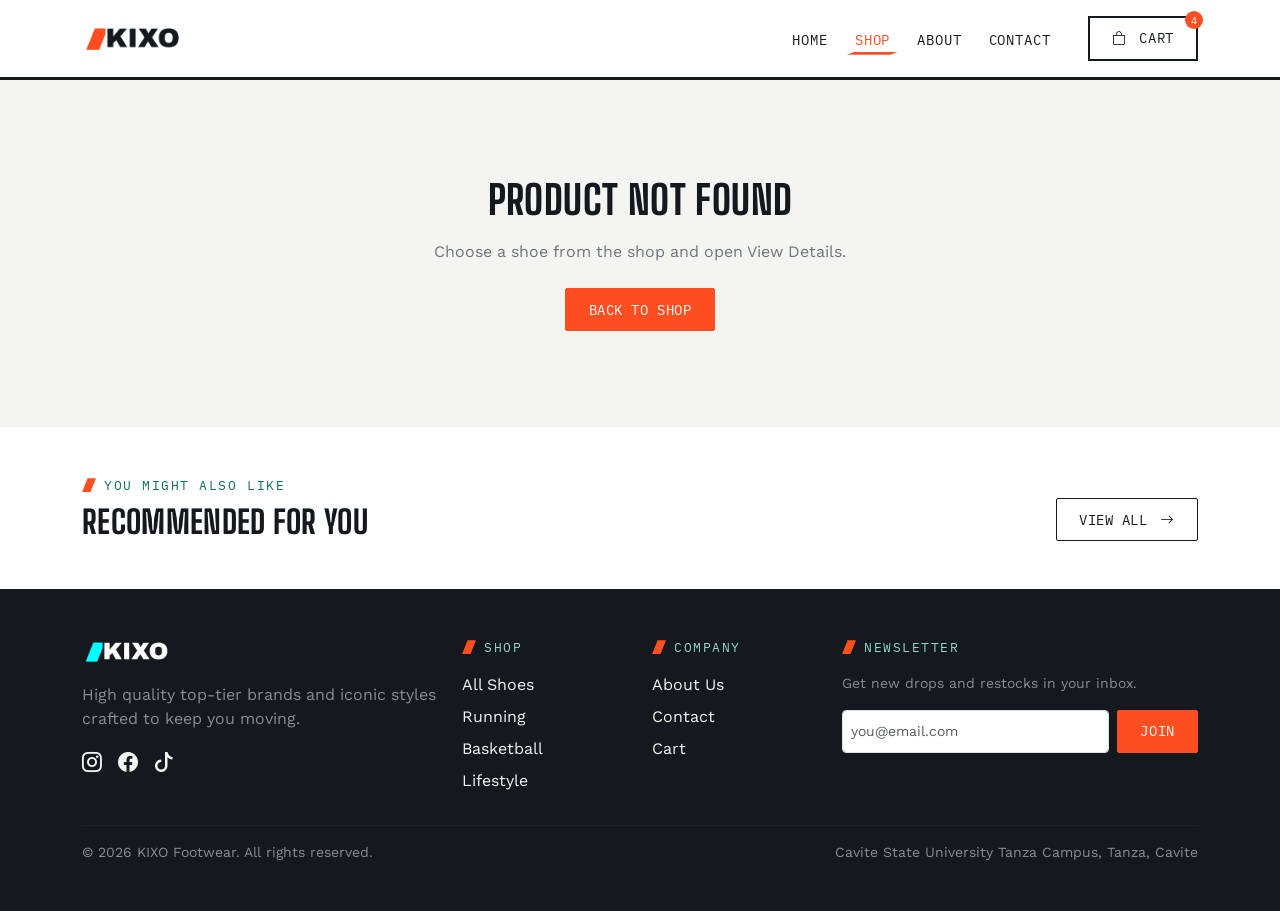
<file: product-details.html>
<!DOCTYPE html>
<html lang="en">

<head>
    <meta charset="UTF-8">
    <meta name="viewport" content="width=device-width, initial-scale=1.0">
    <title>Details | KIXO</title>
    <!-- Bootstrap 5.3 -->
    <link href="https://cdn.jsdelivr.net/npm/bootstrap@5.3.3/dist/css/bootstrap.min.css" rel="stylesheet">
    <!-- Bootstrap Icons -->
    <link href="https://cdn.jsdelivr.net/npm/bootstrap-icons@1.11.3/font/bootstrap-icons.css" rel="stylesheet">
    <!-- Google Fonts: Big Shoulders (display) / Work Sans (body) / IBM Plex Mono (labels, prices) -->
    <link rel="preconnect" href="https://fonts.googleapis.com">
    <link rel="preconnect" href="https://fonts.gstatic.com" crossorigin>
    <link
        href="https://fonts.googleapis.com/css2?family=Big+Shoulders:wght@600;700;900&family=Work+Sans:wght@400;500;600;700&family=IBM+Plex+Mono:wght@400;500;600;700&display=swap"
        rel="stylesheet">
    <link rel="stylesheet" href="css/style.css">
</head>

<body class="d-flex flex-column min-vh-100">
    <nav class="navbar navbar-expand-lg navbar-stride sticky-top py-3">
        <div class="container">
            <a class="navbar-brand" href="index.html">
                <img src="images/logo.png" alt="Stride home">
            </a>

            <button class="navbar-toggler d-lg-none border-0" type="button" data-bs-toggle="offcanvas"
                data-bs-target="#mobileNav" aria-controls="mobileNav" aria-label="Toggle navigation">
                <span class="navbar-toggler-icon"></span>
            </button>

            <div class="d-none d-lg-flex align-items-center ms-auto">
                <ul class="navbar-nav">
                    <li class="nav-item"><a class="nav-link" href="index.html">Home</a></li>
                    <li class="nav-item"><a class="nav-link active" aria-current="page" href="products.html">Shop</a>
                    </li>
                    <li class="nav-item"><a class="nav-link" href="about.html">About</a></li>
                    <li class="nav-item"><a class="nav-link" href="contact.html">Contact</a></li>
                </ul>
                <a href="cart.html" class="btn btn-outline-dark btn-cart btn-sm ms-4">
                    <i class="bi bi-bag me-1"></i> Cart
                    <span id="navCartCount" class="cart-count-badge"></span>
                </a>
            </div>
        </div>
    </nav>

    <div class="offcanvas offcanvas-end offcanvas-stride" tabindex="-1" id="mobileNav" aria-labelledby="mobileNavLabel">
        <div class="offcanvas-header">
            <h5 class="offcanvas-title display-font" id="mobileNavLabel">Menu</h5>
            <button type="button" class="btn-close" data-bs-dismiss="offcanvas" aria-label="Close"></button>
        </div>
        <div class="offcanvas-body">
            <ul class="navbar-nav">
                <li class="nav-item"><a class="nav-link" href="index.html">Home</a></li>
                <li class="nav-item"><a class="nav-link active" aria-current="page" href="products.html">Shop</a></li>
                <li class="nav-item"><a class="nav-link" href="about.html">About</a></li>
                <li class="nav-item"><a class="nav-link" href="contact.html">Contact</a></li>
                <li class="nav-item"><a class="nav-link" href="cart.html"><i class="bi bi-bag me-2"></i>Cart</a></li>
            </ul>
            <hr class="border-secondary">
            <div class="d-flex gap-3 fs-5">
                <a href="#" aria-label="Instagram"><i class="bi bi-instagram"></i></a>
                <a href="#" aria-label="Facebook"><i class="bi bi-facebook"></i></a>
                <a href="#" aria-label="TikTok"><i class="bi bi-tiktok"></i></a>
            </div>
        </div>
    </div>

    <main id="main" class="flex-grow-1">
        <section class="py-5" id="productDetailRoot">
            <div class="container">
                <nav aria-label="breadcrumb">
                    <ol class="breadcrumb mb-4 mono small">
                        <li class="breadcrumb-item"><a href="index.html" class="text-decoration-none">Home</a></li>
                        <li class="breadcrumb-item"><a href="products.html" class="text-decoration-none">Shop</a></li>
                        <li class="breadcrumb-item active" aria-current="page" id="productBreadcrumb">Product</li>
                    </ol>
                </nav>

                <div class="row g-5">
                    <div class="col-lg-6">
                        <div class="rounded overflow-hidden shadow-sm bg-white">
                            <img id="productImage" src="images/product-images/nike1.png" class="d-block w-100"
                                alt="Product photo" style="aspect-ratio: 1 / 1; object-fit: cover;">
                        </div>
                    </div>

                    <div class="col-lg-6">
                        <p class="eyebrow mb-2" id="productCategory">Running</p>
                        <h1 class="mb-2" id="productName">Product</h1>
                        <p class="price fs-3 fw-semibold mb-3" id="productPrice">₱0</p>
                        <p class="text-secondary mb-4" id="productSummary">
                            Loading product details…
                        </p>

                        <div class="product-size-picker mb-4">
                            <div class="d-flex flex-wrap align-items-center justify-content-between gap-2 mb-2">
                                <span class="mono small text-uppercase">Select size</span>
                                <button class="btn btn-outline-dark btn-sm" type="button" data-bs-toggle="modal"
                                    data-bs-target="#sizeGuideModal">
                                    <i class="bi bi-rulers me-1"></i> Size Guide
                                </button>
                            </div>
                            <div class="btn-group btn-group-sm size-region-group mb-3" role="group"
                                aria-label="Size format">
                                <button type="button" class="btn btn-outline-dark active" data-size-region="us"
                                    aria-pressed="true">US</button>
                                <button type="button" class="btn btn-outline-dark" data-size-region="uk"
                                    aria-pressed="false">UK</button>
                                <button type="button" class="btn btn-outline-dark" data-size-region="eu"
                                    aria-pressed="false">EU</button>
                            </div>
                            <div class="size-options d-flex flex-wrap gap-2" id="sizeOptions" role="listbox"
                                aria-label="Shoe size"></div>
                            <p class="mono small text-secondary mt-2 mb-0" id="sizeSelectionHint">Choose US, UK, or EU,
                                then pick your size.</p>
                        </div>

                        <div class="d-flex flex-wrap align-items-center gap-3 mb-4">
                            <span class="mono small text-uppercase">Qty</span>
                            <div class="input-group qty-stepper" style="width:auto;">
                                <button class="btn btn-outline-dark qty-minus" type="button"
                                    aria-label="Decrease quantity">&minus;</button>
                                <input type="number" id="qtyInput" class="form-control text-center" value="1" min="1"
                                    aria-label="Quantity">
                                <button class="btn btn-outline-dark qty-plus" type="button"
                                    aria-label="Increase quantity">+</button>
                            </div>
                        </div>

                        <button class="btn btn-primary btn-lg w-100 mb-5" id="addToCartBtn" type="button">
                            <i class="bi bi-bag-plus me-2"></i>Add To Cart
                        </button>

                        <div class="accordion" id="productAccordion">
                            <div class="accordion-item">
                                <h2 class="accordion-header">
                                    <button class="accordion-button" type="button" data-bs-toggle="collapse"
                                        data-bs-target="#accDescription">
                                        Description
                                    </button>
                                </h2>
                                <div id="accDescription" class="accordion-collapse collapse show"
                                    data-bs-parent="#productAccordion">
                                    <div class="accordion-body text-secondary" id="productDescription">
                                        Product description will appear here.
                                    </div>
                                </div>
                            </div>
                            <div class="accordion-item">
                                <h2 class="accordion-header">
                                    <button class="accordion-button collapsed" type="button" data-bs-toggle="collapse"
                                        data-bs-target="#accSpecs">
                                        Specifications
                                    </button>
                                </h2>
                                <div id="accSpecs" class="accordion-collapse collapse"
                                    data-bs-parent="#productAccordion">
                                    <div class="accordion-body">
                                        <ul class="list-unstyled mono small mb-0" id="productSpecsList"></ul>
                                    </div>
                                </div>
                            </div>
                            <div class="accordion-item">
                                <h2 class="accordion-header">
                                    <button class="accordion-button collapsed" type="button" data-bs-toggle="collapse"
                                        data-bs-target="#accShipping">
                                        Shipping &amp; Returns
                                    </button>
                                </h2>
                                <div id="accShipping" class="accordion-collapse collapse"
                                    data-bs-parent="#productAccordion">
                                    <div class="accordion-body text-secondary" id="productShipping">
                                        Shipping and return information will appear here.
                                    </div>
                                </div>
                            </div>
                        </div>
                    </div>
                </div>
            </div>
        </section>

        <section class="py-5 bg-white">
            <div class="container">
                <div class="d-flex justify-content-between align-items-end mb-4 flex-wrap gap-3">
                    <div>
                        <p class="eyebrow mb-2">You Might Also Like</p>
                        <h2 class="mb-0">Recommended For You</h2>
                    </div>
                    <a href="products.html" class="btn btn-outline-dark">View All <i
                            class="bi bi-arrow-right ms-1"></i></a>
                </div>
                <div class="row g-4" id="relatedProducts">
                    <!-- Populated by js/product-details.js: 3 random products, excluding this one -->
                </div>
            </div>
        </section>

        <div class="modal fade" id="sizeGuideModal" tabindex="-1" aria-labelledby="sizeGuideModalLabel"
            aria-hidden="true">
            <div class="modal-dialog modal-dialog-centered modal-lg">
                <div class="modal-content">
                    <div class="modal-header">
                        <h5 class="modal-title display-font" id="sizeGuideModalLabel">Size Guide</h5>
                        <button type="button" class="btn-close" data-bs-dismiss="modal" aria-label="Close"></button>
                    </div>
                    <div class="modal-body">
                        <div class="table-responsive">
                            <table class="table table-sm mono align-middle">
                                <thead>
                                    <tr>
                                        <th>US</th>
                                        <th>UK</th>
                                        <th>EU</th>
                                        <th>CM</th>
                                    </tr>
                                </thead>
                                <tbody>
                                    <tr>
                                        <td>7</td>
                                        <td>6</td>
                                        <td>40</td>
                                        <td>25.0</td>
                                    </tr>
                                    <tr>
                                        <td>8</td>
                                        <td>7</td>
                                        <td>41</td>
                                        <td>26.0</td>
                                    </tr>
                                    <tr>
                                        <td>9</td>
                                        <td>8</td>
                                        <td>42</td>
                                        <td>27.0</td>
                                    </tr>
                                    <tr>
                                        <td>10</td>
                                        <td>9</td>
                                        <td>43</td>
                                        <td>28.0</td>
                                    </tr>
                                    <tr>
                                        <td>11</td>
                                        <td>10</td>
                                        <td>44</td>
                                        <td>29.0</td>
                                    </tr>
                                    <tr>
                                        <td>12</td>
                                        <td>11</td>
                                        <td>45</td>
                                        <td>30.0</td>
                                    </tr>
                                </tbody>
                            </table>
                        </div>
                        <p class="small text-secondary mb-0">Between sizes? We recommend sizing up for a roomier fit.
                        </p>
                    </div>
                    <div class="modal-footer">
                        <button type="button" class="btn btn-dark" data-bs-dismiss="modal">Got It</button>
                    </div>
                </div>
            </div>
        </div>

        <div class="toast-container position-fixed bottom-0 end-0 p-3">
            <div id="addToCartToast" class="toast align-items-center text-bg-dark border-0" role="status"
                aria-live="polite" aria-atomic="true">
                <div class="d-flex">
                    <div class="toast-body" id="addToCartToastBody"><i class="bi bi-check-circle me-2"></i>Added to your cart.</div>
                    <button type="button" class="btn-close btn-close-white me-2 m-auto" data-bs-dismiss="toast"
                        aria-label="Close"></button>
                </div>
            </div>
        </div>
    </main>

    <footer class="footer-stride py-5 mt-auto">
        <div class="container">
            <div class="row gy-4">
                <div class="col-lg-4">
                    <img src="images/logo.png" class="footer-brand mb-3" alt="KIXO">
                    <p class="text-white-50">High quality top-tier brands and iconic styles crafted to keep you moving.
                    </p>
                    <div class="d-flex gap-3 fs-5">
                        <a href="#" aria-label="Instagram"><i class="bi bi-instagram"></i></a>
                        <a href="#" aria-label="Facebook"><i class="bi bi-facebook"></i></a>
                        <a href="#" aria-label="TikTok"><i class="bi bi-tiktok"></i></a>
                    </div>
                </div>
                <div class="col-lg-2 col-6">
                    <p class="eyebrow mb-3">Shop</p>
                    <ul class="list-unstyled d-flex flex-column gap-2">
                        <li><a href="products.html" class="text-decoration-none">All Shoes</a></li>
                        <li><a href="products.html" class="text-decoration-none">Running</a></li>
                        <li><a href="products.html" class="text-decoration-none">Basketball</a></li>
                        <li><a href="products.html" class="text-decoration-none">Lifestyle</a></li>
                    </ul>
                </div>
                <div class="col-lg-2 col-6">
                    <p class="eyebrow mb-3">Company</p>
                    <ul class="list-unstyled d-flex flex-column gap-2">
                        <li><a href="about.html" class="text-decoration-none">About Us</a></li>
                        <li><a href="contact.html" class="text-decoration-none">Contact</a></li>
                        <li><a href="cart.html" class="text-decoration-none">Cart</a></li>
                    </ul>
                </div>
                <div class="col-lg-4">
                    <p class="eyebrow mb-3">Newsletter</p>
                    <p class="text-white-50 small">Get new drops and restocks in your inbox.</p>
                    <form class="d-flex gap-2" onsubmit="return false;">
                        <label for="newsletterEmail" class="visually-hidden">Email address</label>
                        <input type="email" id="newsletterEmail" class="form-control form-control-sm"
                            placeholder="you@email.com">
                        <button class="btn btn-primary btn-sm text-nowrap">Join</button>
                    </form>
                </div>
            </div>
            <hr>
            <div class="d-flex flex-column flex-md-row justify-content-between small text-white-50 gap-2">
                <p class="mb-0">&copy; 2026 KIXO Footwear. All rights reserved.</p>
                <p class="mb-0">Cavite State University Tanza Campus, Tanza, Cavite</p>
            </div>
        </div>
    </footer>

    <script src="https://cdn.jsdelivr.net/npm/bootstrap@5.3.3/dist/js/bootstrap.bundle.min.js"></script>
    <script src="js/products-data.js"></script>
    <script src="js/cart.js"></script>
    <script src="js/product-details.js"></script>
    <script src="js/script.js"></script>
</body>

</html>
</file>
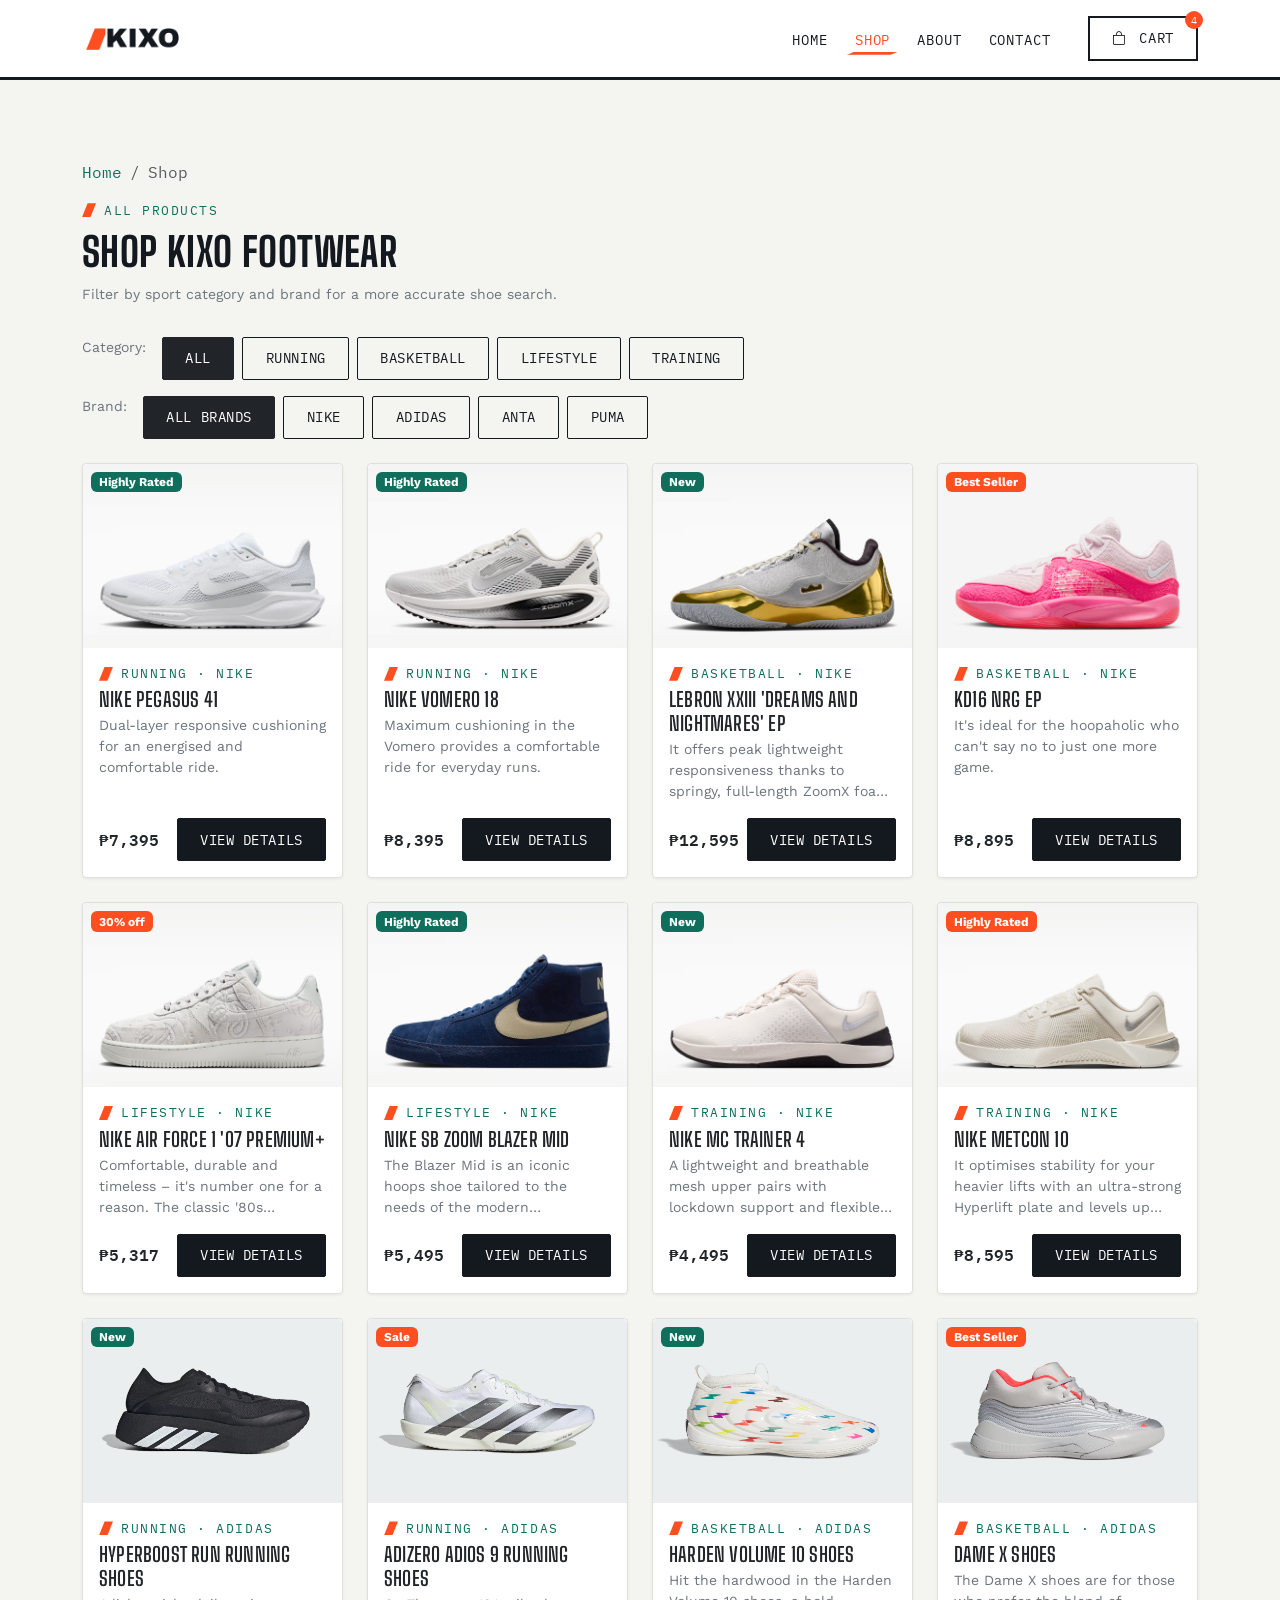
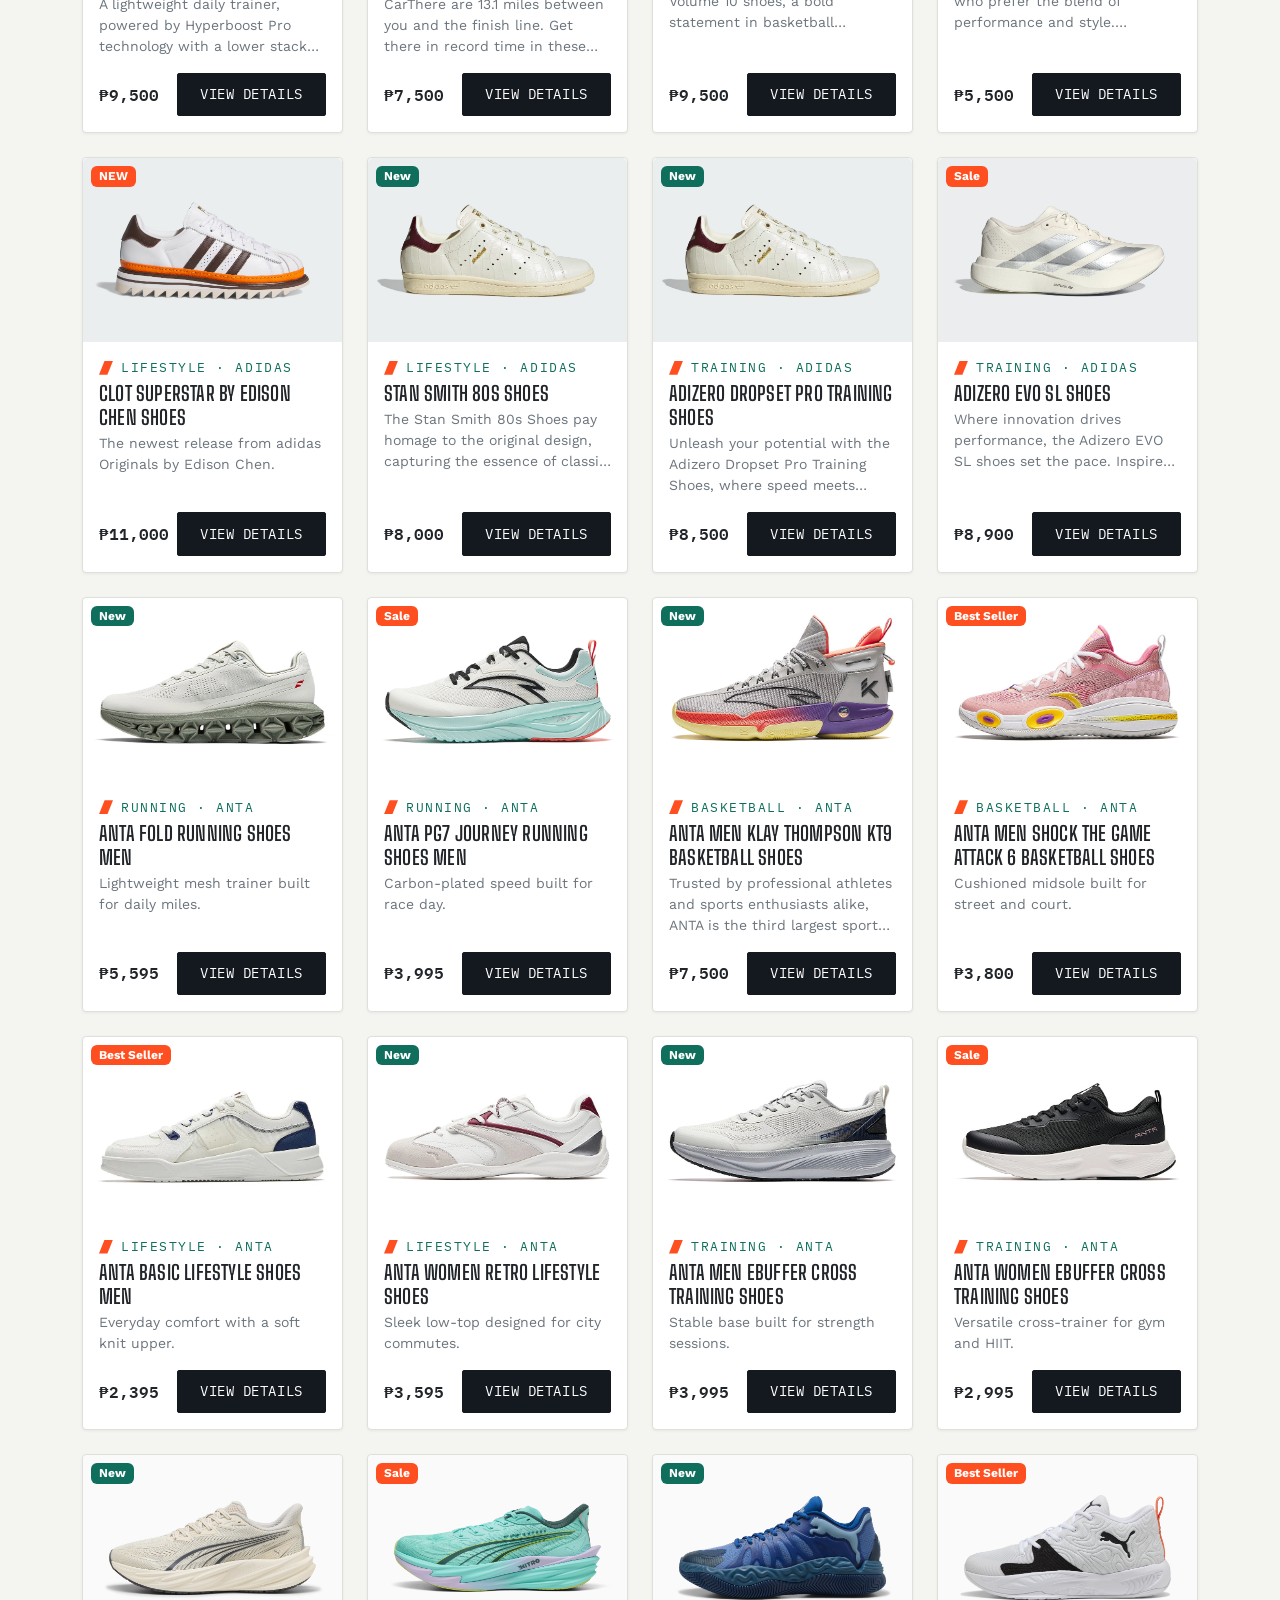
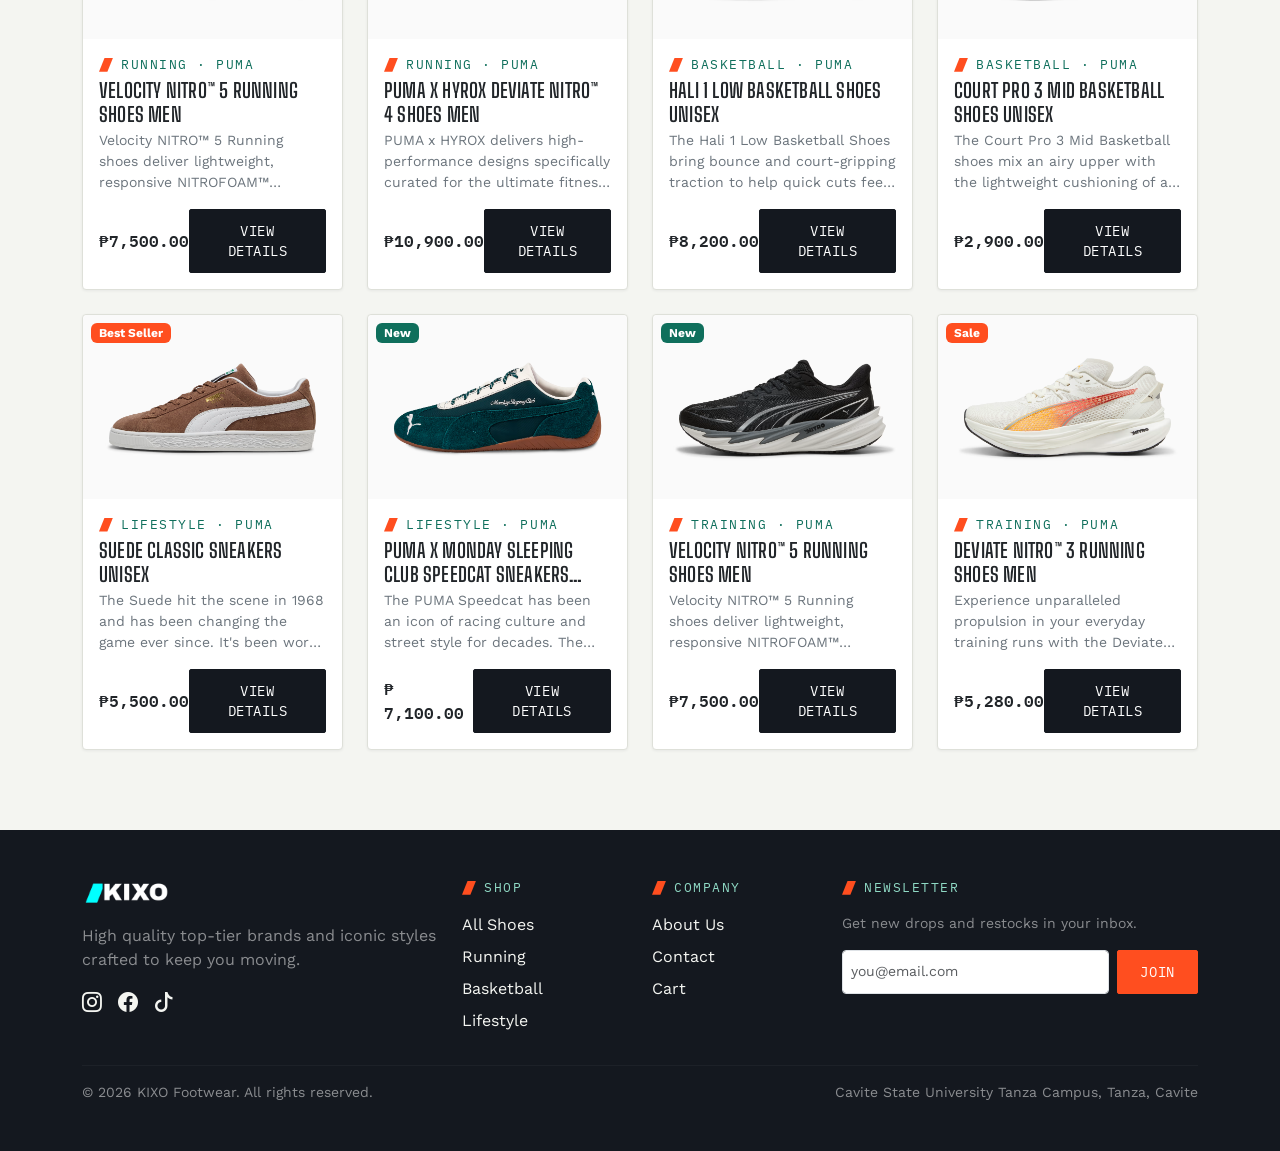
<file: products.html>
<!DOCTYPE html>
<html lang="en">

<head>
  <meta charset="UTF-8">
  <meta name="viewport" content="width=device-width, initial-scale=1.0">
  <title>Shop | KIXO</title>
  <link href="https://cdn.jsdelivr.net/npm/bootstrap@5.3.3/dist/css/bootstrap.min.css" rel="stylesheet">
  <link href="https://cdn.jsdelivr.net/npm/bootstrap-icons@1.11.3/font/bootstrap-icons.css" rel="stylesheet">
  <link rel="preconnect" href="https://fonts.googleapis.com">
  <link rel="preconnect" href="https://fonts.gstatic.com" crossorigin>
  <link
    href="https://fonts.googleapis.com/css2?family=Big+Shoulders:wght@600;700;900&family=Work+Sans:wght@400;500;600;700&family=IBM+Plex+Mono:wght@400;500;600;700&display=swap"
    rel="stylesheet">
  <link rel="stylesheet" href="css/style.css">
</head>

<body class="d-flex flex-column min-vh-100">

  <!-- Navbar -->
  <nav class="navbar navbar-expand-lg navbar-stride sticky-top py-3">
    <div class="container">
      <a class="navbar-brand" href="index.html">
        <img src="images/logo.png" alt="KIXO home">
      </a>

      <button class="navbar-toggler d-lg-none border-0" type="button" data-bs-toggle="offcanvas"
        data-bs-target="#mobileNav" aria-controls="mobileNav" aria-label="Toggle navigation">
        <span class="navbar-toggler-icon"></span>
      </button>

      <div class="d-none d-lg-flex align-items-center ms-auto">
        <ul class="navbar-nav">
          <li class="nav-item"><a class="nav-link" href="index.html">Home</a></li>
          <li class="nav-item"><a class="nav-link active" aria-current="page" href="products.html">Shop</a></li>
          <li class="nav-item"><a class="nav-link" href="about.html">About</a></li>
          <li class="nav-item"><a class="nav-link" href="contact.html">Contact</a></li>
        </ul>
        <a href="cart.html" class="btn btn-outline-dark btn-cart btn-sm ms-4">
          <i class="bi bi-bag me-1"></i> Cart
          <span id="navCartCount" class="cart-count-badge"></span>
        </a>
      </div>
    </div>
  </nav>

  <div class="offcanvas offcanvas-end offcanvas-stride" tabindex="-1" id="mobileNav" aria-labelledby="mobileNavLabel">
    <div class="offcanvas-header">
      <h5 class="offcanvas-title display-font" id="mobileNavLabel">Menu</h5>
      <button type="button" class="btn-close" data-bs-dismiss="offcanvas" aria-label="Close"></button>
    </div>
    <div class="offcanvas-body">
      <ul class="navbar-nav">
        <li class="nav-item"><a class="nav-link" href="index.html">Home</a></li>
        <li class="nav-item"><a class="nav-link active" aria-current="page" href="products.html">Shop</a></li>
        <li class="nav-item"><a class="nav-link" href="about.html">About</a></li>
        <li class="nav-item"><a class="nav-link" href="contact.html">Contact</a></li>
        <li class="nav-item"><a class="nav-link" href="cart.html"><i class="bi bi-bag me-2"></i>Cart</a></li>
      </ul>
      <hr class="border-secondary">
      <div class="d-flex gap-3 fs-5">
        <a href="#" aria-label="Instagram"><i class="bi bi-instagram"></i></a>
        <a href="#" aria-label="Facebook"><i class="bi bi-facebook"></i></a>
        <a href="#" aria-label="TikTok"><i class="bi bi-tiktok"></i></a>
      </div>
    </div>
  </div>

  <!-- Main content -->
  <main class="section-pad">
    <div class="container">

      <!-- Page header + filters -->
      <div class="d-flex flex-column gap-3 mb-4">

        <div>
          <nav aria-label="breadcrumb">
            <ol class="breadcrumb mb-3 mono small">
              <li class="breadcrumb-item"><a href="index.html" class="text-decoration-none">Home</a></li>
              <li class="breadcrumb-item active" aria-current="page">Shop</li>
            </ol>
          </nav>
          <p class="eyebrow mb-2">All Products</p>
          <h1 class="mb-0">Shop KIXO Footwear</h1>
          <p class="text-secondary small mt-2">
            Filter by sport category and brand for a more accurate shoe search.
          </p>
        </div>

        <!-- Category filters -->
        <div class="d-flex flex-wrap gap-2">
          <span class="small text-secondary me-2">Category:</span>
          <button class="btn btn-outline-dark btn-sm active" data-filter-category="all">All</button>
          <button class="btn btn-outline-dark btn-sm" data-filter-category="running">Running</button>
          <button class="btn btn-outline-dark btn-sm" data-filter-category="basketball">Basketball</button>
          <button class="btn btn-outline-dark btn-sm" data-filter-category="lifestyle">Lifestyle</button>
          <button class="btn btn-outline-dark btn-sm" data-filter-category="training">Training</button>
        </div>

        <!-- Brand filters  -->
        <div class="d-flex flex-wrap gap-2">
          <span class="small text-secondary me-2">Brand:</span>
          <button class="btn btn-outline-dark btn-sm active" data-filter-brand="all">All Brands</button>
          <button class="btn btn-outline-dark btn-sm" data-filter-brand="nike">Nike</button>
          <button class="btn btn-outline-dark btn-sm" data-filter-brand="adidas">Adidas</button>
          <button class="btn btn-outline-dark btn-sm" data-filter-brand="anta">Anta</button>
          <button class="btn btn-outline-dark btn-sm" data-filter-brand="puma">Puma</button>
        </div>

      </div>
      <!-- Product grid -->
      <div class="row g-4" id="productGrid">

        <!-- NIKE -->
        <div class="col-sm-6 col-lg-3 product-item" data-category="running" data-brand="nike">
          <div class="card h-100">
            <div class="position-relative">
              <img src="images/product-images/nike1.png" class="card-img-top" alt="Nike — Running shoe">
              <span class="badge badge-court position-absolute top-0 start-0 m-2">Highly Rated</span>
            </div>
            <div class="card-body d-flex flex-column">
              <p class="eyebrow mb-1">Running · Nike</p>
              <h3 class="h5 mb-1">Nike PEGASUS 41</h3>
              <p class="text-secondary small mb-3">Dual-layer responsive cushioning for an energised and comfortable
                ride.</p>
              <div class="mt-auto d-flex justify-content-between align-items-center">
                <span class="price fw-semibold">₱7,395</span>
                <a href="product-details.html" class="btn btn-dark btn-sm">View Details</a>
              </div>
            </div>
          </div>
        </div>

        <div class="col-sm-6 col-lg-3 product-item" data-category="running" data-brand="nike">
          <div class="card h-100">
            <div class="position-relative">
              <img src="images/product-images/nike2.png" class="card-img-top" alt="Nike — Running shoe">
              <span class="badge badge-court position-absolute top-0 start-0 m-2">Highly Rated</span>
            </div>
            <div class="card-body d-flex flex-column">
              <p class="eyebrow mb-1">Running · Nike</p>
              <h3 class="h5 mb-1">nike vomero 18</h3>
              <p class="text-secondary small mb-3">Maximum cushioning in the Vomero provides a comfortable ride for
                everyday runs.</p>
              <div class="mt-auto d-flex justify-content-between align-items-center">
                <span class="price fw-semibold">₱8,395</span>
                <a href="product-details.html" class="btn btn-dark btn-sm">View Details</a>
              </div>
            </div>
          </div>
        </div>

        <div class="col-sm-6 col-lg-3 product-item" data-category="basketball" data-brand="nike">
          <div class="card h-100">
            <div class="position-relative">
              <img src="images/product-images/nike3.png" class="card-img-top" alt="Nike — Basketball shoe">
              <span class="badge badge-court position-absolute top-0 start-0 m-2">New</span>
            </div>
            <div class="card-body d-flex flex-column">
              <p class="eyebrow mb-1">Basketball · Nike</p>
              <h3 class="h5 mb-1">LeBron XXIII 'Dreams and Nightmares' EP</h3>
              <p class="text-secondary small mb-3">It offers peak lightweight responsiveness thanks to springy,
                full-length ZoomX
                foam—perfect for the high speed demands of the modern game.</p>
              <div class="mt-auto d-flex justify-content-between align-items-center">
                <span class="price fw-semibold">₱12,595</span>
                <a href="product-details.html" class="btn btn-dark btn-sm">View Details</a>
              </div>
            </div>
          </div>
        </div>

        <div class="col-sm-6 col-lg-3 product-item" data-category="basketball" data-brand="nike">
          <div class="card h-100">
            <div class="position-relative">
              <img src="images/product-images/nike4.png" class="card-img-top" alt="Nike — Basketball shoe">
              <span class="badge badge-signal position-absolute top-0 start-0 m-2">Best Seller</span>
            </div>
            <div class="card-body d-flex flex-column">
              <p class="eyebrow mb-1">Basketball · Nike</p>
              <h3 class="h5 mb-1">KD16 NRG EP</h3>
              <p class="text-secondary small mb-3">It's ideal for the hoopaholic who can't say no to just one more game.
              </p>
              <div class="mt-auto d-flex justify-content-between align-items-center">
                <span class="price fw-semibold">₱8,895</span>
                <a href="product-details.html" class="btn btn-dark btn-sm">View Details</a>
              </div>
            </div>
          </div>
        </div>

        <div class="col-sm-6 col-lg-3 product-item" data-category="lifestyle" data-brand="nike">
          <div class="card h-100">
            <div class="position-relative">
              <img src="images/product-images/nike7.png" class="card-img-top" alt="Nike— Lifestyle shoe">
              <span class="badge badge-signal position-absolute top-0 start-0 m-2">30% off</span>
            </div>
            <div class="card-body d-flex flex-column">
              <p class="eyebrow mb-1">Lifestyle · Nike</p>
              <h3 class="h5 mb-1">Nike Air Force 1 '07 Premium+</h3>
              <p class="text-secondary small mb-3">Comfortable, durable and timeless – it's number one for a reason. The
                classic
                '80s construction pairs with monochromatic style and design details for a standout take on the AF1.</p>
              <div class="mt-auto d-flex justify-content-between align-items-center">
                <span class="price fw-semibold">₱5,317</span>
                <a href="product-details.html" class="btn btn-dark btn-sm">View Details</a>
              </div>
            </div>
          </div>
        </div>

        <div class="col-sm-6 col-lg-3 product-item" data-category="lifestyle" data-brand="nike">
          <div class="card h-100">
            <div class="position-relative">
              <img src="images/product-images/nike8.png" class="card-img-top" alt="Nike— Lifestyle shoe">
              <span class="badge badge-court position-absolute top-0 start-0 m-2">Highly Rated</span>
            </div>
            <div class="card-body d-flex flex-column">
              <p class="eyebrow mb-1">Lifestyle · Nike</p>
              <h3 class="h5 mb-1">Nike SB Zoom Blazer Mid</h3>
              <p class="text-secondary small mb-3">The Blazer Mid is an iconic hoops shoe tailored to the needs of the
                modern skateboarder.
                Durable leather is paired with tacky rubber for flexible grip and comfort that lasts.</p>
              <div class="mt-auto d-flex justify-content-between align-items-center">
                <span class="price fw-semibold">₱5,495</span>
                <a href="product-details.html" class="btn btn-dark btn-sm">View Details</a>
              </div>
            </div>
          </div>
        </div>

        <div class="col-sm-6 col-lg-3 product-item" data-category="training" data-brand="nike">
          <div class="card h-100">
            <div class="position-relative">
              <img src="images/product-images/nike6.png" class="card-img-top" alt="Nike — Training shoe">
              <span class="badge badge-court position-absolute top-0 start-0 m-2">New</span>
            </div>
            <div class="card-body d-flex flex-column">
              <p class="eyebrow mb-1">Training · Nike</p>
              <h3 class="h5 mb-1">Nike MC Trainer 4</h3>
              <p class="text-secondary small mb-3">A lightweight and breathable mesh upper pairs with lockdown support
                and
                flexible outsole for all-around comfort through every movement.</p>
              <div class="mt-auto d-flex justify-content-between align-items-center">
                <span class="price fw-semibold">₱4,495</span>
                <a href="product-details.html" class="btn btn-dark btn-sm">View Details</a>
              </div>
            </div>
          </div>
        </div>

        <div class="col-sm-6 col-lg-3 product-item" data-category="training" data-brand="nike">
          <div class="card h-100">
            <div class="position-relative">
              <img src="images/product-images/nike5.png" class="card-img-top" alt="Nike — Training shoe">
              <span class="badge badge-signal position-absolute top-0 start-0 m-2">Highly Rated</span>
            </div>
            <div class="card-body d-flex flex-column">
              <p class="eyebrow mb-1">Training · Nike</p>
              <h3 class="h5 mb-1">Nike Metcon 10</h3>
              <p class="text-secondary small mb-3">It optimises stability for your heavier lifts with an ultra-strong
                Hyperlift
                plate and levels up mobility with responsive ReactX foam.</p>
              <div class="mt-auto d-flex justify-content-between align-items-center">
                <span class="price fw-semibold">₱8,595</span>
                <a href="product-details.html" class="btn btn-dark btn-sm">View Details</a>
              </div>
            </div>
          </div>
        </div>

        <!-- ADIDAS -->
        <div class="col-sm-6 col-lg-3 product-item" data-category="running" data-brand="adidas">
          <div class="card h-100">
            <div class="position-relative">
              <img src="images/product-images/adidas1.png" class="card-img-top" alt="Adidas — Running shoe">
              <span class="badge badge-court position-absolute top-0 start-0 m-2">New</span>
            </div>
            <div class="card-body d-flex flex-column">
              <p class="eyebrow mb-1">Running · Adidas</p>
              <h3 class="h5 mb-1">HYPERBOOST RUN Running Shoes</h3>
              <p class="text-secondary small mb-3">A lightweight daily trainer, powered by Hyperboost Pro technology
                with a
                lower stack for closer control through easy runs to tempo runs.</p>
              <div class="mt-auto d-flex justify-content-between align-items-center">
                <span class="price fw-semibold">₱9,500</span>
                <a href="product-details.html" class="btn btn-dark btn-sm">View Details</a>
              </div>
            </div>
          </div>
        </div>

        <div class="col-sm-6 col-lg-3 product-item" data-category="running" data-brand="adidas">
          <div class="card h-100">
            <div class="position-relative">
              <img src="images/product-images/adidas2.png" class="card-img-top" alt="Adidas— Running shoe">
              <span class="badge badge-signal position-absolute top-0 start-0 m-2">Sale</span>
            </div>
            <div class="card-body d-flex flex-column">
              <p class="eyebrow mb-1">Running · Adidas</p>
              <h3 class="h5 mb-1">Adizero Adios 9 Running Shoes</h3>
              <p class="text-secondary small mb-3">CarThere are 13.1 miles between you and the finish line.
                Get there in record time in these adidas running shoes.</p>
              <div class="mt-auto d-flex justify-content-between align-items-center">
                <span class="price fw-semibold">₱7,500</span>
                <a href="product-details.html" class="btn btn-dark btn-sm">View Details</a>
              </div>
            </div>
          </div>
        </div>

        <div class="col-sm-6 col-lg-3 product-item" data-category="basketball" data-brand="adidas">
          <div class="card h-100">
            <div class="position-relative">
              <img src="images/product-images/adidas3.png" class="card-img-top" alt="Adidas— Basketball shoe">
              <span class="badge badge-court position-absolute top-0 start-0 m-2">New</span>
            </div>
            <div class="card-body d-flex flex-column">
              <p class="eyebrow mb-1">Basketball · Adidas</p>
              <h3 class="h5 mb-1">HARDEN VOLUME 10 Shoes</h3>
              <p class="text-secondary small mb-3">Hit the hardwood in the Harden Volume 10 shoes, a bold statement in
                basketball footwear.
                Built for players who thrive on quick moves and dynamic play, these shoes are all about energy, comfort,
                and control.</p>
              <div class="mt-auto d-flex justify-content-between align-items-center">
                <span class="price fw-semibold">₱9,500</span>
                <a href="product-details.html" class="btn btn-dark btn-sm">View Details</a>
              </div>
            </div>
          </div>
        </div>

        <div class="col-sm-6 col-lg-3 product-item" data-category="basketball" data-brand="adidas">
          <div class="card h-100">
            <div class="position-relative">
              <img src="images/product-images/adidas4.png" class="card-img-top" alt="Adidas — Basketball shoe">
              <span class="badge badge-signal position-absolute top-0 start-0 m-2">Best Seller</span>
            </div>
            <div class="card-body d-flex flex-column">
              <p class="eyebrow mb-1">Basketball · Adidas</p>
              <h3 class="h5 mb-1">DAME X Shoes</h3>
              <p class="text-secondary small mb-3">The Dame X shoes are for those who prefer the blend of performance
                and style.
                Designed to help you dominate the game, these shoes are your go-to on the basketball court.</p>
              <div class="mt-auto d-flex justify-content-between align-items-center">
                <span class="price fw-semibold">₱5,500</span>
                <a href="product-details.html" class="btn btn-dark btn-sm">View Details</a>
              </div>
            </div>
          </div>
        </div>

        <div class="col-sm-6 col-lg-3 product-item" data-category="lifestyle" data-brand="adidas">
          <div class="card h-100">
            <div class="position-relative">
              <img src="images/product-images/adidas5.png" class="card-img-top" alt="Adidas — Lifestyle shoe">
              <span class="badge badge-signal position-absolute top-0 start-0 m-2">NEW</span>
            </div>
            <div class="card-body d-flex flex-column">
              <p class="eyebrow mb-1">Lifestyle · Adidas</p>
              <h3 class="h5 mb-1">CLOT Superstar By Edison Chen Shoes</h3>
              <p class="text-secondary small mb-3">The newest release from adidas Originals by Edison Chen.</p>
              <div class="mt-auto d-flex justify-content-between align-items-center">
                <span class="price fw-semibold">₱11,000</span>
                <a href="product-details.html" class="btn btn-dark btn-sm">View Details</a>
              </div>
            </div>
          </div>
        </div>

        <div class="col-sm-6 col-lg-3 product-item" data-category="lifestyle" data-brand="adidas">
          <div class="card h-100">
            <div class="position-relative">
              <img src="images/product-images/adidas6.png" class="card-img-top" alt="Adidas — Lifestyle shoe">
              <span class="badge badge-court position-absolute top-0 start-0 m-2">New</span>
            </div>
            <div class="card-body d-flex flex-column">
              <p class="eyebrow mb-1">Lifestyle · Adidas</p>
              <h3 class="h5 mb-1">STAN SMITH 80s SHOES</h3>
              <p class="text-secondary small mb-3">The Stan Smith 80s Shoes pay homage to the original design, capturing
                the essence of classic adidas style. Crisp and minimalist, every detail has been curated to mirror the
                iconic look of the early Stan Smiths.</p>
              <div class="mt-auto d-flex justify-content-between align-items-center">
                <span class="price fw-semibold">₱8,000</span>
                <a href="product-details.html" class="btn btn-dark btn-sm">View Details</a>
              </div>
            </div>
          </div>
        </div>

        <div class="col-sm-6 col-lg-3 product-item" data-category="training" data-brand="adidas">
          <div class="card h-100">
            <div class="position-relative">
              <img src="images/product-images/adidas6.png" class="card-img-top" alt="Adidas— Training shoe">
              <span class="badge badge-court position-absolute top-0 start-0 m-2">New</span>
            </div>
            <div class="card-body d-flex flex-column">
              <p class="eyebrow mb-1">Training · Adidas</p>
              <h3 class="h5 mb-1">Adizero Dropset Pro Training Shoes</h3>
              <p class="text-secondary small mb-3">Unleash your potential with the Adizero Dropset Pro Training Shoes,
                where speed meets stability. Inspired by pro athlete insights, these shoes are built to tackle both
                endurance runs and strength workouts.</p>
              <div class="mt-auto d-flex justify-content-between align-items-center">
                <span class="price fw-semibold">₱8,500</span>
                <a href="product-details.html" class="btn btn-dark btn-sm">View Details</a>
              </div>
            </div>
          </div>
        </div>

        <div class="col-sm-6 col-lg-3 product-item" data-category="training" data-brand="adidas">
          <div class="card h-100">
            <div class="position-relative">
              <img src="images/product-images/adidas8.png" class="card-img-top" alt="Adidas— Training shoe">
              <span class="badge badge-signal position-absolute top-0 start-0 m-2">Sale</span>
            </div>
            <div class="card-body d-flex flex-column">
              <p class="eyebrow mb-1">Training · Adidas</p>
              <h3 class="h5 mb-1">Adizero EVO SL Shoes</h3>
              <p class="text-secondary small mb-3">Where innovation drives performance, the Adizero EVO SL shoes set the
                pace.
                Inspired by the record-breaking EVO 1, they’re crafted for runners who value versatility and performance
                in their gear.</p>
              <div class="mt-auto d-flex justify-content-between align-items-center">
                <span class="price fw-semibold">₱8,900</span>
                <a href="product-details.html" class="btn btn-dark btn-sm">View Details</a>
              </div>
            </div>
          </div>
        </div>

        <!-- ANTA -->
        <div class="col-sm-6 col-lg-3 product-item" data-category="running" data-brand="anta">
          <div class="card h-100">
            <div class="position-relative">
              <img src="images/product-images/anta1.png" class="card-img-top" alt="Anta  — Running shoe">
              <span class="badge badge-court position-absolute top-0 start-0 m-2">New</span>
            </div>
            <div class="card-body d-flex flex-column">
              <p class="eyebrow mb-1">Running · Anta</p>
              <h3 class="h5 mb-1">ANTA Fold Running Shoes Men</h3>
              <p class="text-secondary small mb-3">Lightweight mesh trainer built for daily miles.</p>
              <div class="mt-auto d-flex justify-content-between align-items-center">
                <span class="price fw-semibold">₱5,595</span>
                <a href="product-details.html" class="btn btn-dark btn-sm">View Details</a>
              </div>
            </div>
          </div>
        </div>

        <div class="col-sm-6 col-lg-3 product-item" data-category="running" data-brand="anta">
          <div class="card h-100">
            <div class="position-relative">
              <img src="images/product-images/anta2.png" class="card-img-top" alt="Anta — Running shoe">
              <span class="badge badge-signal position-absolute top-0 start-0 m-2">Sale</span>
            </div>
            <div class="card-body d-flex flex-column">
              <p class="eyebrow mb-1">Running · Anta</p>
              <h3 class="h5 mb-1">ANTA PG7 Journey Running Shoes Men</h3>
              <p class="text-secondary small mb-3">Carbon-plated speed built for race day.</p>
              <div class="mt-auto d-flex justify-content-between align-items-center">
                <span class="price fw-semibold">₱3,995</span>
                <a href="product-details.html" class="btn btn-dark btn-sm">View Details</a>
              </div>
            </div>
          </div>
        </div>

        <div class="col-sm-6 col-lg-3 product-item" data-category="basketball" data-brand="anta">
          <div class="card h-100">
            <div class="position-relative">
              <img src="images/product-images/anta3.png" class="card-img-top" alt="Anta — Basketball shoe">
              <span class="badge badge-court position-absolute top-0 start-0 m-2">New</span>
            </div>
            <div class="card-body d-flex flex-column">
              <p class="eyebrow mb-1">Basketball · Anta</p>
              <h3 class="h5 mb-1">ANTA Men Klay Thompson KT9 Basketball Shoes</h3>
              <p class="text-secondary small mb-3">Trusted by professional athletes and sports enthusiasts alike,
                ANTA is the third largest sport group globally, with over 100 retail locations in the Philippines.</p>
              <div class="mt-auto d-flex justify-content-between align-items-center">
                <span class="price fw-semibold">₱7,500</span>
                <a href="product-details.html" class="btn btn-dark btn-sm">View Details</a>
              </div>
            </div>
          </div>
        </div>

        <div class="col-sm-6 col-lg-3 product-item" data-category="basketball" data-brand="anta">
          <div class="card h-100">
            <div class="position-relative">
              <img src="images/product-images/anta4.png" class="card-img-top" alt="Anta  — Basketball shoe">
              <span class="badge badge-signal position-absolute top-0 start-0 m-2">Best Seller</span>
            </div>
            <div class="card-body d-flex flex-column">
              <p class="eyebrow mb-1">Basketball · Anta</p>
              <h3 class="h5 mb-1">ANTA Men Shock The Game Attack 6 Basketball Shoes</h3>
              <p class="text-secondary small mb-3">Cushioned midsole built for street and court.</p>
              <div class="mt-auto d-flex justify-content-between align-items-center">
                <span class="price fw-semibold">₱3,800</span>
                <a href="product-details.html" class="btn btn-dark btn-sm">View Details</a>
              </div>
            </div>
          </div>
        </div>

        <div class="col-sm-6 col-lg-3 product-item" data-category="lifestyle" data-brand="anta">
          <div class="card h-100">
            <div class="position-relative">
              <img src="images/product-images/anta5.png" class="card-img-top" alt="Anta— Lifestyle shoe">
              <span class="badge badge-signal position-absolute top-0 start-0 m-2">Best Seller</span>
            </div>
            <div class="card-body d-flex flex-column">
              <p class="eyebrow mb-1">Lifestyle · Anta</p>
              <h3 class="h5 mb-1">ANTA Basic Lifestyle Shoes Men</h3>
              <p class="text-secondary small mb-3">Everyday comfort with a soft knit upper.</p>
              <div class="mt-auto d-flex justify-content-between align-items-center">
                <span class="price fw-semibold">₱2,395</span>
                <a href="product-details.html" class="btn btn-dark btn-sm">View Details</a>
              </div>
            </div>
          </div>
        </div>

        <div class="col-sm-6 col-lg-3 product-item" data-category="lifestyle" data-brand="anta">
          <div class="card h-100">
            <div class="position-relative">
              <img src="images/product-images/anta6.png" class="card-img-top" alt="Anta — Lifestyle shoe">
              <span class="badge badge-court position-absolute top-0 start-0 m-2">New</span>
            </div>
            <div class="card-body d-flex flex-column">
              <p class="eyebrow mb-1">Lifestyle · Anta</p>
              <h3 class="h5 mb-1">ANTA Women Retro Lifestyle Shoes</h3>
              <p class="text-secondary small mb-3">Sleek low-top designed for city commutes.</p>
              <div class="mt-auto d-flex justify-content-between align-items-center">
                <span class="price fw-semibold">₱3,595</span>
                <a href="product-details.html" class="btn btn-dark btn-sm">View Details</a>
              </div>
            </div>
          </div>
        </div>

        <div class="col-sm-6 col-lg-3 product-item" data-category="training" data-brand="anta">
          <div class="card h-100">
            <div class="position-relative">
              <img src="images/product-images/anta7.png" class="card-img-top" alt="Anta — Training shoe">
              <span class="badge badge-court position-absolute top-0 start-0 m-2">New</span>
            </div>
            <div class="card-body d-flex flex-column">
              <p class="eyebrow mb-1">Training · Anta</p>
              <h3 class="h5 mb-1">ANTA Men Ebuffer Cross Training Shoes</h3>
              <p class="text-secondary small mb-3">Stable base built for strength sessions.</p>
              <div class="mt-auto d-flex justify-content-between align-items-center">
                <span class="price fw-semibold">₱3,995</span>
                <a href="product-details.html" class="btn btn-dark btn-sm">View Details</a>
              </div>
            </div>
          </div>
        </div>

        <div class="col-sm-6 col-lg-3 product-item" data-category="training" data-brand="anta">
          <div class="card h-100">
            <div class="position-relative">
              <img src="images/product-images/anta8.png" class="card-img-top" alt="Anta — Training shoe">
              <span class="badge badge-signal position-absolute top-0 start-0 m-2">Sale</span>
            </div>
            <div class="card-body d-flex flex-column">
              <p class="eyebrow mb-1">Training · Anta</p>
              <h3 class="h5 mb-1">ANTA Women Ebuffer Cross Training Shoes</h3>
              <p class="text-secondary small mb-3">Versatile cross-trainer for gym and HIIT.</p>
              <div class="mt-auto d-flex justify-content-between align-items-center">
                <span class="price fw-semibold">₱2,995</span>
                <a href="product-details.html" class="btn btn-dark btn-sm">View Details</a>
              </div>
            </div>
          </div>
        </div>

        <!-- PUMA -->
        <div class="col-sm-6 col-lg-3 product-item" data-category="running" data-brand="puma">
          <div class="card h-100">
            <div class="position-relative">
              <img src="images/product-images/puma1.png" class="card-img-top" alt="Puma — Running shoe">
              <span class="badge badge-court position-absolute top-0 start-0 m-2">New</span>
            </div>
            <div class="card-body d-flex flex-column">
              <p class="eyebrow mb-1">Running · Puma</p>
              <h3 class="h5 mb-1">Velocity NITRO™ 5 Running Shoes Men</h3>
              <p class="text-secondary small mb-3">Velocity NITRO™ 5 Running shoes deliver lightweight, responsive
                NITROFOAM™
                cushioning on daily runs, no matter your pace or distance. Engineered mesh helps keep feet cool, and a
                PUMAGRIP outsole helps you push off with confidence.</p>
              <div class="mt-auto d-flex justify-content-between align-items-center">
                <span class="price fw-semibold">₱7,500.00</span>
                <a href="product-details.html" class="btn btn-dark btn-sm">View Details</a>
              </div>
            </div>
          </div>
        </div>

        <div class="col-sm-6 col-lg-3 product-item" data-category="running" data-brand="puma">
          <div class="card h-100">
            <div class="position-relative">
              <img src="images/product-images/puma2.png" class="card-img-top" alt="Puma— Running shoe">
              <span class="badge badge-signal position-absolute top-0 start-0 m-2">Sale</span>
            </div>
            <div class="card-body d-flex flex-column">
              <p class="eyebrow mb-1">Running · Puma</p>
              <h3 class="h5 mb-1">PUMA x HYROX Deviate NITRO™ 4 Shoes Men</h3>
              <p class="text-secondary small mb-3">PUMA x HYROX delivers high-performance designs specifically curated
                for the ultimate fitness race.
                These shoes are built for stability, grip, and a snappy ride.
                Featuring NITROFOAM™ cushioning and a stable carbon fibre PWRPLATE, these shoes help you hold your speed
                through stations.
              </p>
              <div class="mt-auto d-flex justify-content-between align-items-center">
                <span class="price fw-semibold">₱10,900.00</span>
                <a href="product-details.html" class="btn btn-dark btn-sm">View Details</a>
              </div>
            </div>
          </div>
        </div>

        <div class="col-sm-6 col-lg-3 product-item" data-category="basketball" data-brand="puma">
          <div class="card h-100">
            <div class="position-relative">
              <img src="images/product-images/puma3.png" class="card-img-top" alt="Puma — Basketball shoe">
              <span class="badge badge-court position-absolute top-0 start-0 m-2">New</span>
            </div>
            <div class="card-body d-flex flex-column">
              <p class="eyebrow mb-1">Basketball · Puma</p>
              <h3 class="h5 mb-1">Hali 1 Low Basketball Shoes Unisex</h3>
              <p class="text-secondary small mb-3">The Hali 1 Low Basketball Shoes bring bounce and court-gripping
                traction to
                help quick cuts feel smooth and landings stay soft.
                A mesh overlay locks you in, and cushioning helps you keep pushing – right through the final buzzer.</p>
              <div class="mt-auto d-flex justify-content-between align-items-center">
                <span class="price fw-semibold">₱8,200.00</span>
                <a href="product-details.html" class="btn btn-dark btn-sm">View Details</a>
              </div>
            </div>
          </div>
        </div>

        <div class="col-sm-6 col-lg-3 product-item" data-category="basketball" data-brand="puma">
          <div class="card h-100">
            <div class="position-relative">
              <img src="images/product-images/puma4.png" class="card-img-top" alt="Puma — Basketball shoe">
              <span class="badge badge-signal position-absolute top-0 start-0 m-2">Best Seller</span>
            </div>
            <div class="card-body d-flex flex-column">
              <p class="eyebrow mb-1">Basketball · Puma</p>
              <h3 class="h5 mb-1">Court Pro 3 Mid Basketball Shoes Unisex</h3>
              <p class="text-secondary small mb-3">The Court Pro 3 Mid Basketball shoes mix an airy upper with the
                lightweight
                cushioning of a PROFOAM midsole for on-court comfort.
                Anti-slip traction on the outsole helps provide stability on pivots, cuts, and drives to the rim.</p>
              <div class="mt-auto d-flex justify-content-between align-items-center">
                <span class="price fw-semibold">₱2,900.00</span>
                <a href="product-details.html" class="btn btn-dark btn-sm">View Details</a>
              </div>
            </div>
          </div>
        </div>

        <div class="col-sm-6 col-lg-3 product-item" data-category="lifestyle" data-brand="puma">
          <div class="card h-100">
            <div class="position-relative">
              <img src="images/product-images/puma5.png" class="card-img-top" alt="Puma— Lifestyle shoe">
              <span class="badge badge-signal position-absolute top-0 start-0 m-2">Best Seller</span>
            </div>
            <div class="card-body d-flex flex-column">
              <p class="eyebrow mb-1">Lifestyle · Puma</p>
              <h3 class="h5 mb-1">Suede Classic Sneakers Unisex</h3>
              <p class="text-secondary small mb-3">The Suede hit the scene in 1968 and has been changing the game ever
                since.
                It's been worn by icons of every generation, and it's stayed classic through it all.</p>
              <div class="mt-auto d-flex justify-content-between align-items-center">
                <span class="price fw-semibold">₱5,500.00</span>
                <a href="product-details.html" class="btn btn-dark btn-sm">View Details</a>
              </div>
            </div>
          </div>
        </div>

        <div class="col-sm-6 col-lg-3 product-item" data-category="lifestyle" data-brand="puma">
          <div class="card h-100">
            <div class="position-relative">
              <img src="images/product-images/puma6.png" class="card-img-top" alt="Puma— Lifestyle shoe">
              <span class="badge badge-court position-absolute top-0 start-0 m-2">New</span>
            </div>
            <div class="card-body d-flex flex-column">
              <p class="eyebrow mb-1">Lifestyle · Puma</p>
              <h3 class="h5 mb-1">PUMA x Monday Sleeping Club Speedcat Sneakers Unisex</h3>
              <p class="text-secondary small mb-3">The PUMA Speedcat has been an icon of racing culture and street style
                for decades.
                The world first knew it as an ultra-slim driving shoe designed to shave milliseconds off lap times.
                Then it became a sleek streetwear staple seen on the streets of global fashion capitals.</p>
              <div class="mt-auto d-flex justify-content-between align-items-center">
                <span class="price fw-semibold">₱ 7,100.00</span>
                <a href="product-details.html" class="btn btn-dark btn-sm">View Details</a>
              </div>
            </div>
          </div>
        </div>

        <div class="col-sm-6 col-lg-3 product-item" data-category="training" data-brand="puma">
          <div class="card h-100">
            <div class="position-relative">
              <img src="images/product-images/puma7.png" class="card-img-top" alt="Puma — Training shoe">
              <span class="badge badge-court position-absolute top-0 start-0 m-2">New</span>
            </div>
            <div class="card-body d-flex flex-column">
              <p class="eyebrow mb-1">Training · Puma</p>
              <h3 class="h5 mb-1">Velocity NITRO™ 5 Running Shoes Men</h3>
              <p class="text-secondary small mb-3">Velocity NITRO™ 5 Running shoes deliver lightweight, responsive
                NITROFOAM™ cushioning on daily runs,
                no matter your pace or distance. Engineered mesh helps keep feet cool, and a PUMAGRIP outsole helps you
                push off with confidence.</p>
              <div class="mt-auto d-flex justify-content-between align-items-center">
                <span class="price fw-semibold">₱7,500.00</span>
                <a href="product-details.html" class="btn btn-dark btn-sm">View Details</a>
              </div>
            </div>
          </div>
        </div>

        <div class="col-sm-6 col-lg-3 product-item" data-category="training" data-brand="puma">
          <div class="card h-100">
            <div class="position-relative">
              <img src="images/product-images/puma8.png" class="card-img-top" alt="Puma — Training shoe">
              <span class="badge badge-signal position-absolute top-0 start-0 m-2">Sale</span>
            </div>
            <div class="card-body d-flex flex-column">
              <p class="eyebrow mb-1">Training · Puma</p>
              <h3 class="h5 mb-1">Deviate NITRO™ 3 Running Shoes Men</h3>
              <p class="text-secondary small mb-3">Experience unparalleled propulsion in your everyday training runs
                with the Deviate NITRO™ 3,
                featuring PWRPLATE technology and NITRO™ foam.
                These highly responsive running shoes deliver a snappy ride, infusing speed into every stride.</p>
              <div class="mt-auto d-flex justify-content-between align-items-center">
                <span class="price fw-semibold">₱5,280.00</span>
                <a href="product-details.html" class="btn btn-dark btn-sm">View Details</a>
              </div>
            </div>
          </div>
        </div>

      </div>
    </div>
  </main>

  <footer class="footer-stride py-5 mt-auto">
    <div class="container">
      <div class="row gy-4">
        <div class="col-lg-4">
          <img src="images/logo.png" class="footer-brand mb-3" alt="KIXO">
          <p class="text-white-50">
            High quality top-tier brands and iconic styles crafted to keep you moving.
          </p>
          <div class="d-flex gap-3 fs-5">
            <a href="#" aria-label="Instagram"><i class="bi bi-instagram"></i></a>
            <a href="#" aria-label="Facebook"><i class="bi bi-facebook"></i></a>
            <a href="#" aria-label="TikTok"><i class="bi bi-tiktok"></i></a>
          </div>
        </div>
        <div class="col-lg-2 col-6">
          <p class="eyebrow mb-3">Shop</p>
          <ul class="list-unstyled d-flex flex-column gap-2">
            <li><a href="products.html" class="text-decoration-none">All Shoes</a></li>
            <li><a href="products.html" class="text-decoration-none">Running</a></li>
            <li><a href="products.html" class="text-decoration-none">Basketball</a></li>
            <li><a href="products.html" class="text-decoration-none">Lifestyle</a></li>
          </ul>
        </div>
        <div class="col-lg-2 col-6">
          <p class="eyebrow mb-3">Company</p>
          <ul class="list-unstyled d-flex flex-column gap-2">
            <li><a href="about.html" class="text-decoration-none">About Us</a></li>
            <li><a href="contact.html" class="text-decoration-none">Contact</a></li>
            <li><a href="cart.html" class="text-decoration-none">Cart</a></li>
          </ul>
        </div>
        <div class="col-lg-4">
          <p class="eyebrow mb-3">Newsletter</p>
          <p class="text-white-50 small">Get new drops and restocks in your inbox.</p>
          <form class="d-flex gap-2" onsubmit="return false;">
            <label for="newsletterEmail" class="visually-hidden">Email address</label>
            <input type="email" id="newsletterEmail" class="form-control form-control-sm" placeholder="you@email.com">
            <button class="btn btn-primary btn-sm text-nowrap">Join</button>
          </form>
        </div>
      </div>
      <hr>
      <div class="d-flex flex-column flex-md-row justify-content-between small text-white-50 gap-2">
        <p class="mb-0">&copy; 2026 KIXO Footwear. All rights reserved.</p>
        <p class="mb-0">Cavite State University Tanza Campus, Tanza, Cavite</p>
      </div>
    </div>
  </footer>

  <script src="https://cdn.jsdelivr.net/npm/bootstrap@5.3.3/dist/js/bootstrap.bundle.min.js"></script>
  <script src="js/products-data.js"></script>
  <script src="js/cart.js"></script>
  <script src="js/product-links.js"></script>
  <script src="js/products.js"></script>
</body>

</html>
</file>
<file: css/style.css>
/* Main colors and fonts theme */
:root{
  --ink:    #14181F;   /* primary text / dark surfaces   */
  --cloud:  #F4F5F1;   /* page background                */
  --signal: #FF4E1F;   /* primary accent / CTAs           */
  --court:  #0F6F5C;   /* secondary accent / categories   */
  --steel:  #5B6472;   /* muted text / borders            */
  --chalk:  #FFFFFF;   /* card surfaces                   */
  --fog:    #DEE0D9;   /* light neutral surface           */
  --white:  #FFFFFF;   /* white                           */

  --font-display: 'Big Shoulders', sans-serif;
  --font-body: 'Work Sans', sans-serif;
  --font-mono: 'IBM Plex Mono', monospace;

  /*
   * Product cards (Featured on Home + Shop grid): fixed height is customizable.
   * Change --product-card-height to make every product card taller or shorter.
   * Optional: --product-card-image-height sets the photo area inside each card.
   */
  --product-card-height: 26rem;
  --product-card-image-height: 11.5rem;
}

/* Base */
body{
  font-family: var(--font-body);
  background-color: var(--cloud);
  color: var(--ink);
}

/* Home page only: pure white background instead of the default cloud tint */
body.page-home{
  background-color: var(--chalk);
}

h1,h2,h3,h4,h5,.display-font{
  font-family: var(--font-display);
  font-weight: 700;
  text-transform: uppercase;
  letter-spacing: .01em;
}

.eyebrow{
  font-family: var(--font-mono);
  font-size: .8rem;
  letter-spacing: .12em;
  text-transform: uppercase;
  color: var(--court);
  display: inline-flex;
  align-items: center;
  gap: .5rem;
}
.eyebrow::before{
  content: "";
  display: inline-block;
  width: 14px;
  height: 14px;
  background: var(--signal);
  clip-path: polygon(0 100%, 40% 0, 100% 0, 60% 100%);
}

.price, .mono{
  font-family: var(--font-mono);
}

.text-signal{ color: var(--signal) !important; }

a{ color: var(--court); }
a:hover{ color: var(--signal); }

:focus-visible{
  outline: 3px solid var(--signal);
  outline-offset: 2px;
}

@media (prefers-reduced-motion: reduce){
  *{ animation-duration: .001ms !important; transition-duration: .001ms !important; }
}

/* Signature diagonal motif (used in hero / promo / dividers) */

.diagonal-b{
  clip-path: polygon(0 0, 100% 0, 100% 88%, 0 100%);
}
.diagonal-t{
  clip-path: polygon(0 12%, 100% 0, 100% 100%, 0 100%);
}

.chevron{
  display: inline-block;
  width: 1em;
  height: 1em;
  background: currentColor;
  clip-path: polygon(0 100%, 40% 0, 100% 0, 60% 100%);
}

/* Navbar */
.navbar-stride{
  background-color: var(--chalk);
  border-bottom: 3px solid var(--ink);
}
.navbar-stride .navbar-brand img{ height: 34px; }
.navbar-stride .nav-link{
  font-family: var(--font-mono);
  font-size: .85rem;
  letter-spacing: .06em;
  text-transform: uppercase;
  color: var(--ink);
  position: relative;
  margin: 0 .35rem;
  padding-bottom: .25rem !important;
}
.navbar-stride .nav-link:hover{ color: var(--signal); }
.navbar-stride .nav-link.active{ color: var(--signal); }
.navbar-stride .nav-link.active::after{
  content: "";
  position: absolute;
  left: 0; bottom: 0;
  width: 100%;
  height: 3px;
  background: var(--signal);
  clip-path: polygon(0 100%, 15% 0, 100% 0, 85% 100%);
}
.navbar-stride .btn-cart{
  border: 2px solid var(--ink);
  border-radius: 0;
  position: relative;
}
.cart-count-badge{
  position: absolute;
  top: -7px;
  right: -7px;
  min-width: 18px;
  height: 18px;
  padding: 0 4px;
  border-radius: 999px;
  background-color: var(--signal);
  color: var(--chalk);
  font-family: var(--font-mono);
  font-size: .65rem;
  line-height: 18px;
  text-align: center;
  display: none;
}

/* Offcanvas mobile nav */
.offcanvas-stride{
  background-color: var(--ink);
  color: var(--cloud);
  width: 300px;
}
.offcanvas-stride .nav-link{
  font-family: var(--font-mono);
  color: var(--cloud);
  font-size: 1rem;
  letter-spacing: .04em;
  text-transform: uppercase;
  padding: .75rem 0;
  border-bottom: 1px solid rgba(244,245,241,.12);
}
.offcanvas-stride .nav-link:hover,
.offcanvas-stride .nav-link.active{ color: var(--signal); }
.offcanvas-stride .btn-close{ filter: invert(1); }

/* Buttons */
.btn{
  border-radius: 2px;
  font-family: var(--font-mono);
  letter-spacing: .04em;
  text-transform: uppercase;
  font-size: .85rem;
  padding: .65rem 1.4rem;
}
.btn-primary{
  background-color: var(--signal);
  border-color: var(--signal);
}
.btn-primary:hover,
.btn-primary:focus{
  background-color: #E0430F;
  border-color: #E0430F;
}
.btn-dark{
  background-color: var(--ink);
  border-color: var(--ink);
}
.btn-outline-dark{
  border-color: var(--ink);
  color: var(--ink);
}
.btn-outline-dark:hover{
  background-color: var(--ink);
}

/*  Hero */
.hero{
  background-color: var(--ink);
  color: var(--chalk);
  background-size: cover;
  background-position: left center;
  padding-bottom: 4rem;
}
.hero .eyebrow{ color: #B7BAB2; }
.hero .eyebrow::before{ background: var(--signal); }
.hero h1{
  font-size: clamp(2.75rem, 6vw, 5.25rem);
  line-height: .95;
}

/* Cards — products, categories, about */
.card{
  border: 1px solid var(--fog);
  border-radius: 4px;
  background-color: var(--chalk);
  box-shadow: 0 1px 3px rgba(20,24,31,.06);
  transition: transform .15s ease, box-shadow .15s ease;
}
.card:hover{
  transform: translateY(-4px);
  box-shadow: 0 10px 24px rgba(20,24,31,.12);
}
.card-img-top{
  aspect-ratio: 1 / 1;
  object-fit: cover;
}

/* Product grid — index.html featured + products.html shop */
.product-item > .card{
  height: var(--product-card-height);
  display: flex;
  flex-direction: column;
  overflow: hidden;
}
.product-item > .card > .position-relative{
  flex-shrink: 0;
}
.product-item .card-img-top{
  height: var(--product-card-image-height);
  aspect-ratio: unset;
  width: 100%;
  object-fit: cover;
}
.product-item .card-body{
  flex: 1 1 auto;
  min-height: 0;
}
.product-item .card-body > h3{
  display: -webkit-box;
  -webkit-box-orient: vertical;
  -webkit-line-clamp: 2;
  overflow: hidden;
}
.product-item .card-body > p.text-secondary{
  display: -webkit-box;
  -webkit-box-orient: vertical;
  -webkit-line-clamp: 3;
  overflow: hidden;
  margin-bottom: 0.75rem;
}

/* Product details — large image */
#productDetailRoot .col-lg-6:first-child > div.rounded{
  border: 3px solid var(--signal);
}

/* Product details — size picker */
.product-size-picker{
  padding: 1rem 1.1rem;
  border: 1px solid var(--fog);
  border-radius: 4px;
  background-color: var(--chalk);
}
.size-region-group .btn{
  font-family: var(--font-mono);
  font-size: .75rem;
  letter-spacing: .08em;
  min-width: 3.25rem;
}
.size-option-btn{
  min-width: 2.85rem;
  padding: .5rem .65rem;
  font-family: var(--font-mono);
  font-size: .85rem;
  line-height: 1;
  border: 1px solid var(--fog);
  border-radius: 4px;
  background-color: var(--cloud);
  color: var(--ink);
  transition: border-color .15s ease, background-color .15s ease, color .15s ease;
}
.size-option-btn:hover{
  border-color: var(--steel);
  background-color: var(--chalk);
}
.size-option-btn.active{
  border-color: var(--ink);
  background-color: var(--ink);
  color: var(--chalk);
}
.size-option-btn:focus-visible{
  outline: 3px solid var(--signal);
  outline-offset: 2px;
}
#sizeSelectionHint.is-warning{
  color: var(--signal);
}

.badge-signal{ background-color: var(--signal); color: var(--chalk); }
.badge-court{ background-color: var(--court); color: var(--chalk); }

.category-card{
  position: relative;
  border-radius: 4px;
  overflow: hidden;
  min-height: 220px;
}
.category-card img{
  width: 100%; height: 100%; object-fit: cover;
  position: absolute; inset: 0; z-index: 0;
}
.category-card .category-label{
  position: relative; z-index: 1;
  height: 100%;
  display: flex; align-items: flex-end;
  padding: 1.25rem;
  background: linear-gradient(0deg, rgba(20,24,31,.75), rgba(20,24,31,0) 60%);
}
.category-card .category-label span{
  color: var(--chalk);
  font-family: var(--font-display);
  font-size: 1.6rem;
}

/* Promo banner  */
.promo-banner{
  background-color: var(--court);
  color: var(--chalk);
  background-size: cover;
  background-position: center;
}

/* Cart table */

.table-cart th{
  font-family: var(--font-mono);
  font-size: .75rem;
  text-transform: uppercase;
  letter-spacing: .08em;
  color: var(--steel);
  border-bottom-width: 2px;
}
.table-cart td{ vertical-align: middle; }
.cart-thumb{
  width: 72px; height: 72px;
  object-fit: cover;
  border-radius: 4px;
}

/* Checkout modal */
.checkout-items{
  max-height: 230px;
  overflow-y: auto;
  border: 1px solid var(--fog);
  border-radius: 4px;
}
.checkout-item{
  display: flex;
  align-items: center;
  gap: .75rem;
  padding: .65rem .85rem;
  border-bottom: 1px solid var(--fog);
}
.checkout-item:last-child{ border-bottom: none; }
.checkout-item img{
  width: 48px; height: 48px;
  object-fit: cover;
  border-radius: 4px;
  flex-shrink: 0;
}
.checkout-item-info{ flex: 1 1 auto; min-width: 0; }
.checkout-item-info p{
  overflow: hidden;
  text-overflow: ellipsis;
  white-space: nowrap;
}
.checkout-payment-options{
  display: grid;
  grid-template-columns: repeat(auto-fill, minmax(150px, 1fr));
  gap: .6rem;
}
.payment-option{
  position: relative;
  cursor: pointer;
  margin: 0;
}
.payment-option input{
  position: absolute;
  opacity: 0;
  pointer-events: none;
}
.payment-option-body{
  display: flex;
  align-items: center;
  gap: .5rem;
  padding: .65rem .85rem;
  border: 1px solid var(--fog);
  border-radius: 4px;
  font-size: .9rem;
  transition: border-color .15s ease, background-color .15s ease;
}
.payment-option-body i{ color: var(--steel); font-size: 1.1rem; }
.payment-option input:checked + .payment-option-body{
  border-color: var(--signal);
  background-color: rgba(255,78,31,.06);
}
.payment-option input:checked + .payment-option-body i{ color: var(--signal); }
.payment-option input:focus-visible + .payment-option-body{
  outline: 3px solid var(--signal);
  outline-offset: 2px;
}
.checkout-summary-box{
  background: var(--cloud);
  border-radius: 4px;
  padding: 1rem 1.1rem;
}

/* Footer */
.footer-stride{
  background-color: var(--ink);
  color: var(--cloud);
}
.footer-stride a{ color: var(--cloud); }
.footer-stride a:hover{ color: var(--signal); }
.footer-stride .footer-brand{
  height: 30px;
  filter: invert(1) brightness(2);
}
.footer-stride .eyebrow{ color: #8FD9C4; }
.footer-stride .eyebrow::before{ background: var(--signal); }
.footer-stride hr{ border-color: rgba(244,245,241,.15); }

/* Util */
.section-pad{ padding-top: 5rem; padding-bottom: 5rem; }
@media (max-width: 767.98px){
  .section-pad{ padding-top: 3rem; padding-bottom: 3rem; }
}
</file>
<file: css/about.css>
/*  ABOUT PAGE */

.about-hero{
    background: linear-gradient(
        135deg,
        var(--chalk),
        #f8f8f8
    );

    position: relative;
    overflow: hidden;
}

.hero-title{

    font-size: clamp(3rem,6vw,5.5rem);

    line-height: .95;

    color: var(--ink);

    max-width: 900px;

    margin-inline:auto;

}

.hero-text{

    max-width:700px;

    margin:auto;

    color:var(--steel);

    line-height:1.9;

    font-size:1.05rem;

}

/* OUR STORY */

.our-story{

    background:var(--chalk);

}

/* STORY IMAGE */

.story-image-wrapper{

    position: relative;

    overflow: hidden;

    border-radius: 20px;

    box-shadow: 0 20px 45px rgba(0,0,0,.12);

}

.story-image-wrapper::before{

    content:"";

    position:absolute;

    top:15px;

    left:15px;

    width:100%;

    height:100%;

    border:2px solid var(--signal);

    border-radius:20px;

    z-index:-1;

}

.story-image{
    width: 100%;

    height: 500px;

    object-fit: cover;

    transition: transform .5s ease;

    display: block;

    margin-top:3rem;

    overflow:hidden;

    border-radius:18px;

}

.story-image img{

    width:100%;

    border-radius:18px;

    transition:transform .5s ease;

    display:block;

}

.story-image-wrapper:hover img .story-image{

    transform:scale(1.05);

}

.story-text{

    color:var(--steel);

    line-height:2;

    font-size:1.05rem;

    max-width:700px;

    margin:auto;

    margin-bottom:1.5rem;

}

.story-title{

    color:var(--ink);

    margin-bottom:2rem;

}

/* OUR PURPOSE */

.purpose-section{

    background: var(--cloud);

}

.purpose-title{

    max-width:700px;

    margin:auto;

    color:var(--ink);

}

.purpose-subtitle{

    max-width:650px;

    margin:auto;

    color:var(--steel);

    line-height:1.8;

}

.purpose-card{

    border:none;

    border-radius:18px;

    transition:.35s ease;

    overflow:hidden;

}

.purpose-card:hover{

    border-top:4px solid var(--signal);

    transform:translateY(-8px);

    box-shadow:0 20px 40px rgba(0,0,0,.08);

}

.purpose-icon{

    width:55px;

    height:55px;

    border-radius:50%;

    display:flex;

    align-items:center;

    justify-content:center;

    background:#fff0eb;

    color:var(--signal);

    font-size:1.3rem;

    margin-bottom:1.5rem;

}

.purpose-icon i{

    font-size:2rem;

    color:var(--signal);

}

.purpose-card h3{

    color:var(--ink);

    margin-bottom:.75rem;

}

.purpose-line{

    width:60px;

    height:4px;

    background:var(--signal);

    margin:1rem 0;

}

.purpose-card p{

    color:var(--steel);

    line-height:1.9;

    margin-bottom:0;

}

/* OUR TEAM */

.team-section{

    background:var(--chalk);

}

.team-title{

    color:var(--ink);

}

.team-subtitle{

    max-width:650px;

    margin:auto;

    color:var(--steel);

}

.team-card{

    text-align:center;

    padding:1.8rem;

    background:var(--white);

    border:1px solid var(--fog);

    border-radius:18px;

    box-shadow:0 6px 20px rgba(0,0,0,.05);

    transition:all .35s ease;

    overflow:hidden;

    height:100%;

}

.team-card:hover{

    transform:translateY(-8px);

    border-color:var(--signal);

    box-shadow:0 18px 35px rgba(0,0,0,.08);

}

.team-photo{

    width:120px;

    height:120px;

    object-fit:cover;

    border-radius:50%;

    border:4px solid var(--fog);

    padding:4px;

    background:white;

    margin:auto;

    display:block;

    transition:.35s;

}

.leader-card{

    background:var(--white);

    border:1px solid var(--fog);

    border-top:5px solid var(--signal);

    box-shadow:0 10px 30px rgba(0,0,0,.06);

    transform:scale(1.02);

}

.leader-card .team-photo{

    width:135px;

    height:135px;

}

.team-card h4,
.team-card h5{

    color:var(--ink);

    margin-top:1rem;

    margin-bottom:.4rem;

    font-weight:700;

}

.team-role{

    display:inline-block;

    padding:.35rem .8rem;

    border-radius:999px;

    background:rgba(255, 90, 31, .1);

    color:var(--signal);

    font-size:.8rem;

    font-weight:600;

    letter-spacing:.05em;

    text-transform:uppercase;

}

.team-description{

    color:var(--steel);

    line-height:1.8;

    margin-top:1rem;

    margin-bottom:0;

    font-size:.95rem;

}

.team-card:hover .team-photo{

    border-color:var(--signal);

}

/* SCROLL REVEAL */

.reveal,
.reveal-left,
.reveal-right,
.reveal-up{

    opacity:0;

    transition:all .8s ease;

}

.reveal{

    transform:translateY(40px);

}

.reveal-left{

    transform:translateX(-50px);

}

.reveal-right{

    transform:translateX(50px);

}

.reveal-up{

    transform:translateY(50px);

}

.reveal.active,
.reveal-left.active,
.reveal-right.active,
.reveal-up.active{

    opacity:1;

    transform:translate(0,0);

}

/* RESPONSIVE */

@media (max-width:991px){

    .hero-title{

        font-size:3rem;

    }

    .story-title,
    .purpose-title,
    .team-title{

        text-align:center;

    }

    .story-text{

        text-align:center;

    }

    .our-story img{

        height:350px;

        margin-top:1rem;

    }

}

@media (max-width:576px){

    .hero-title{

        font-size:2.3rem;

    }

    .team-photo{

        width:120px;

        height:120px;

    }

}
</file>
<file: css/contact.css>
/* ====== CONTACT PAGE ===== */

/* HERO */

.contact-hero{

    padding:120px 0 90px;

    background:#ffffff;

}

.contact-hero .hero-title{

    font-size:clamp(3rem,7vw,5.8rem);

    line-height:.95;

    text-transform:uppercase;

}

.contact-hero .hero-description{

    max-width:650px;

    margin:auto;

    color:#6b7280;

    font-size:1.05rem;

    line-height:1.9;

}

/* CONTACT CARDS */

.contact-card{

    background:var(--chalk);

    border-radius:18px;

    padding:2rem 1.5rem;

    text-align:center;

    transition:.3s ease;

    border:1px solid var(--fog);
}

.contact-card:hover{
    transform:translateY(-6px);
    border-color:var(--signal);
    box-shadow:0 14px 32px rgba(0,0,0,.08);
}

.contact-icon-wrap{

    width:56px;

    height:56px;

    margin:0 auto;

    border-radius:50%;

    display:flex;

    align-items:center;

    justify-content:center;

    background:rgba(255,78,31,.1);

    transition:.3s ease;

}

.contact-icon{

    font-size:1.4rem;

    color:var(--signal);

}

.contact-card h3{

    font-size:1.15rem;

    margin-bottom:.5rem;

}

.contact-text{

    color:var(--steel);

    margin:0;

    line-height:1.7;

    font-size:.95rem;

}

/* CONTACT BUTTON */

.btn-contact{

    padding:14px 34px;

    border-radius:50px;

    font-weight:600;

    letter-spacing:.08em;

    text-transform:uppercase;

    transition:.3s ease;

}

.btn-contact:hover{

    transform:translateY(-3px);

}

/* FAQ SECTION */

.faq-section{

    padding:120px 0;

    background:#fff;

}

.faq-section .hero-description{

    max-width:650px;

    margin:auto;

}

.accordion-item{

    border:none;

    border-radius:18px !important;

    overflow:hidden;

    margin-bottom:18px;

    box-shadow:0 10px 30px rgba(0,0,0,.06);

}

.accordion-button{

    background:var(--chalk);

    color:var(--ink);

    font-family:var(--font-body);

    font-size:1rem;

    font-weight:600;

    letter-spacing:.01em;

    text-transform:none;

    padding:1rem 1.25rem;

    box-shadow:none !important;

}

.accordion-button:not(.collapsed){

    background:var(--signal);

    color:#fff;

}

.accordion-button:focus{

    box-shadow:none;

    border:none;

}

.accordion-body{

    padding:1.5rem 1.25rem;

    font-size:.95rem;

    line-height:1.8;

    color:var(--steel);

}

.accordion-body strong{

    display:block;

    color:var(--ink);

    font-size:.95rem;

    margin-bottom:.4rem;

}

.accordion-item:hover{

    transform:translateY(-3px);

    transition:.3s;

}

/* CONTACT FORM */

.contact-form-section{

    padding:5rem 0;

    background:var(--cloud);

}

.contact-form-section form{

    background:var(--chalk);

    padding:2rem 1.75rem;

    border-radius:18px;

    border:1px solid var(--fog);

    box-shadow:0 10px 30px rgba(0,0,0,.06);

}

.contact-form-section .form-label{

    font-weight:600;

    font-size:.9rem;

    color:var(--ink);

    margin-bottom:.4rem;

}

.contact-form-section .form-control{

    border:1px solid var(--fog);

    border-radius:4px;

    padding:.6rem .85rem;

    font-size:.95rem;

    background-color:var(--chalk);

    transition:.2s;

    box-shadow:none;

}

.contact-form-section .form-control:focus{

    border-color:var(--signal);

    box-shadow:0 0 0 .15rem rgba(255,78,31,.15);

}

.contact-form-section textarea{

    resize:none;

}

/* CONTACT CARDS — icon hover only (sizing/background handled above) */

.contact-card i{

    transition:.3s ease;

}

.contact-card:hover .contact-icon-wrap{

    background:var(--signal);

}

.contact-card:hover i{

    color:#fff;

}

.contact-card a{

    color:inherit;

    text-decoration:none;

}

.contact-card a:hover{

    color:var(--signal);

}

.contact-text a{

    color:inherit;

    text-decoration:none;

    transition:.3s ease;

}

.contact-text a:hover{

    color:var(--signal);

}
</file>
